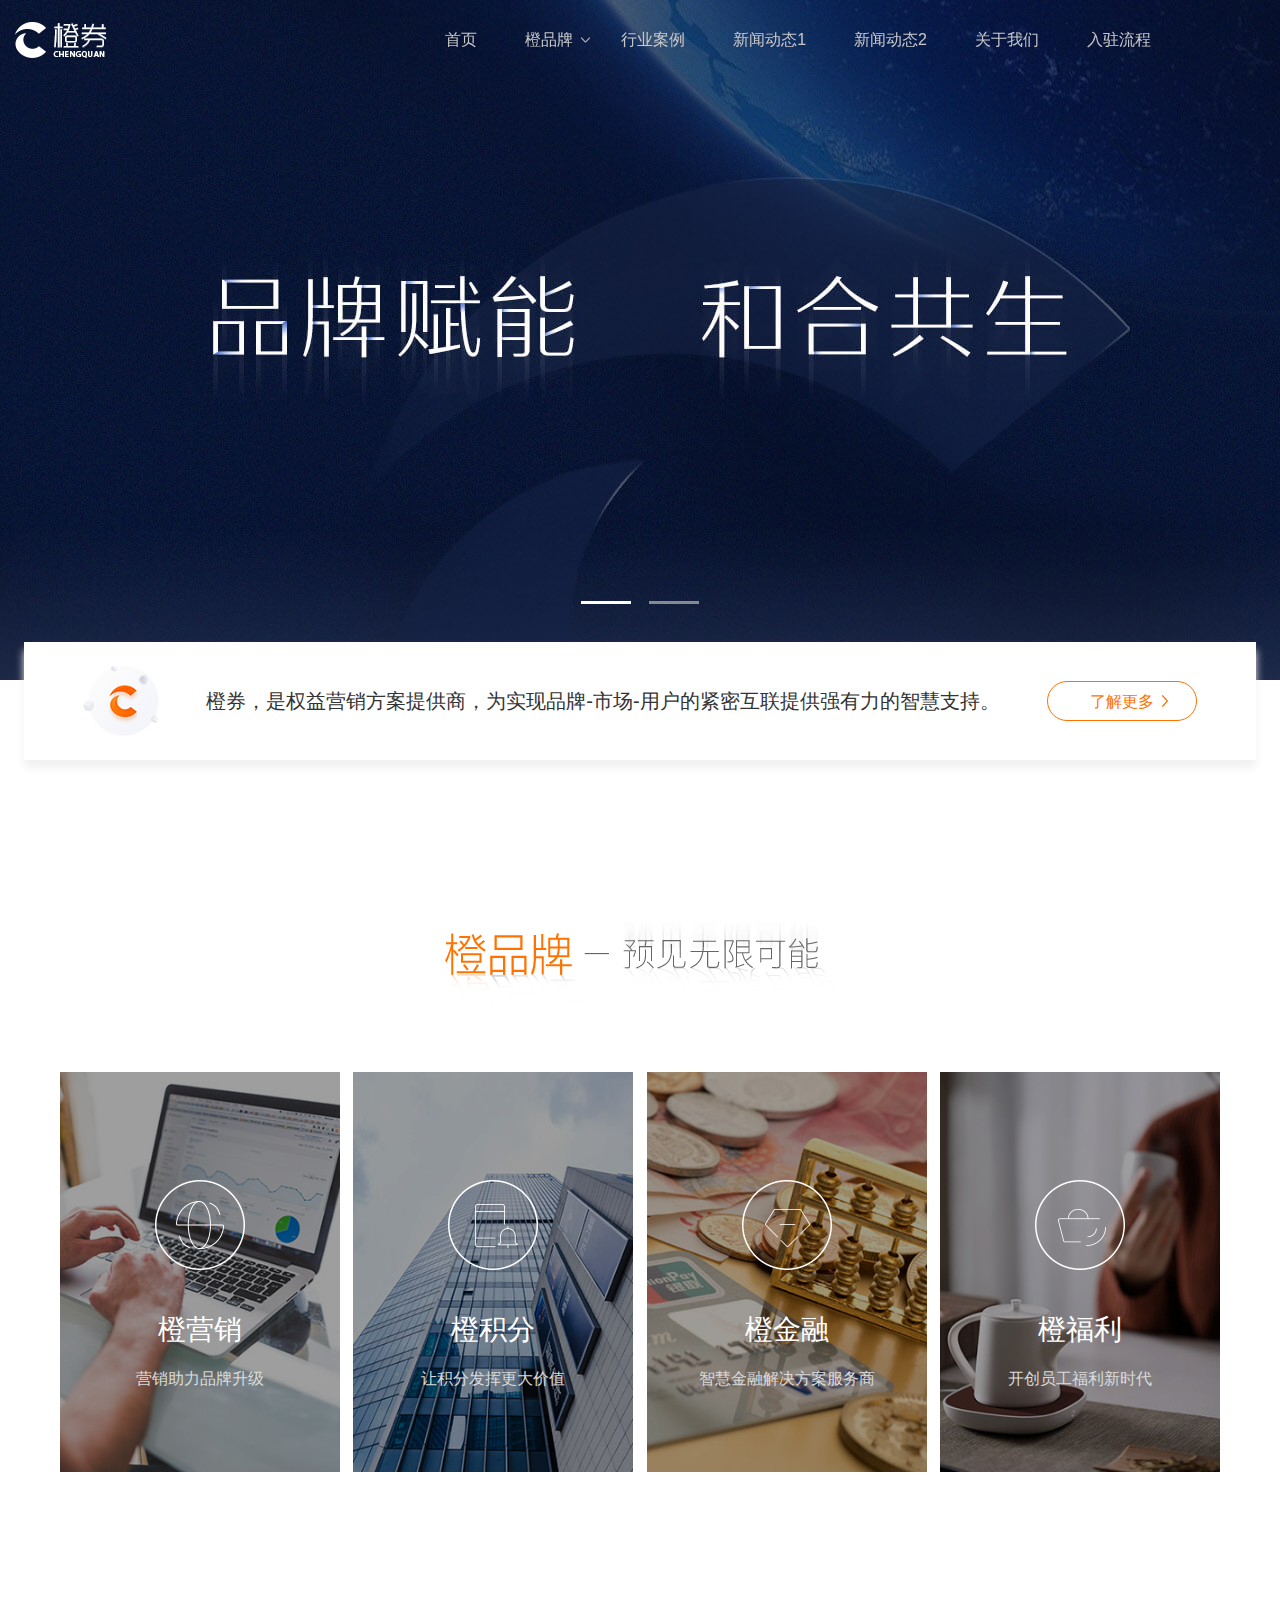
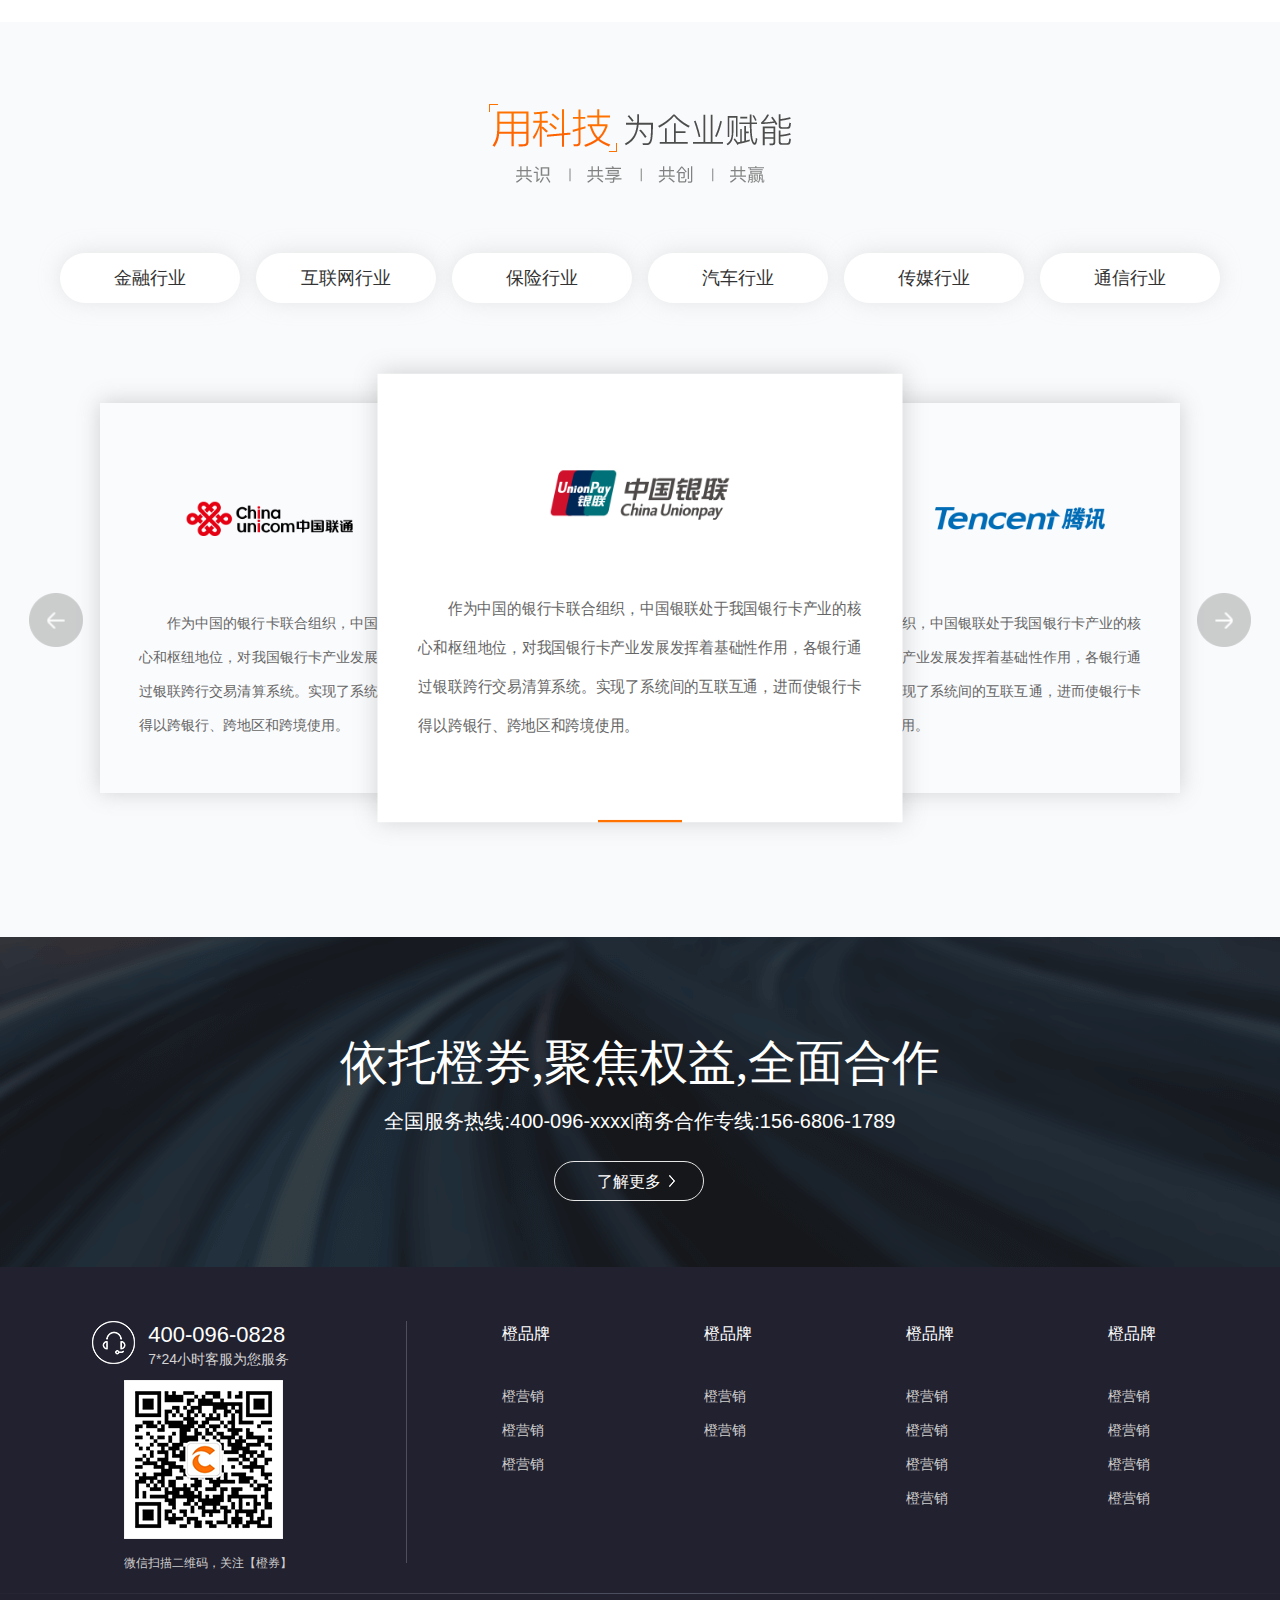
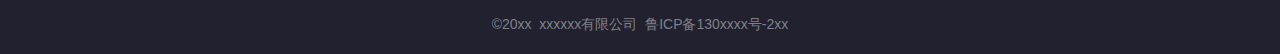
<file: index.html>
<!DOCTYPE html>
<html lang="en">

<head>
    <meta charset="UTF-8">
    <meta name="viewport" content="width=device-width, initial-scale=1.0">
    <meta name="keywords" content="橙券，权益，保险">
    <meta name="description" content="橙券，是权益营销方案提供商，为实现品牌-市场-用户的紧密互联提供强有力的智慧支持。">
    <title>橙券-首页</title>
    <link rel="stylesheet" href="css/reset.css">
    <link rel="stylesheet" href="css/public.css">
    <link rel="stylesheet" href="css/index.css">
</head>

<body>
    <div class="wrap">
        <div class="header flex flex-jusbet w1160">
            <div class="header-img">
                <h1>
                    <span class="visib-hid">橙券</span>
                    <a href="#"></a>
                </h1>
            </div>
            <div class="header-guide">
                <ul class="flex">
                    <li class="header-li"><a href="#">首页</a></li>
                    <li class="header-li icon-arrow-down">
                        <a href="#">橙品牌
                            <ul class="header-brand">
                                <li><a href="#">橙金融</a></li>
                                <li><a href="#">橙积分</a></li>
                                <li><a href="#">橙积分</a></li>
                                <li><a href="#">橙积分</a></li>
                            </ul>
                        </a>
                    </li>
                    <li class="header-li"><a href="cases.html">行业案例</a></li>
                    <li class="header-li"><a href="news.html">新闻动态1</a></li>
                    <li class="header-li"><a href="newsub.html">新闻动态2</a></li>
                    <li class="header-li"><a href="aboutus.html">关于我们</a></li>
                    <li class="header-li"><a href="entry.html">入驻流程</a></li>
                </ul>
            </div>
        </div>
        <div class="banner">
            <div class="banner-more flex flex-jusr flex-alc w1160">
                <img src="img/logo-tips.png" alt="C">
                <p class="banner-p">橙券，是权益营销方案提供商，为实现品牌-市场-用户的紧密互联提供强有力的智慧支持。</p>
                <a class="more-but">了解更多</a>
            </div>
        </div>
        <div class="content">
            <div class="brand w1160 flex-dirc flex-jusc">
                <h2 class="brand-title">
                    <span class="visib-hid">橙品牌</span>
                    <img src="img/title-brand.png" alt="橙品牌">
                </h2>
                <ul class="brand-pics flex flex-jusbet">
                    <li class="brand-li">
                        <div class="brand-box flex flex-dirc flex-alc">
                            <img src="img/cyx.png" alt="C">
                            <p class="brand-pf">橙营销</p>
                            <p class="brand-pt">营销助力品牌升级</p>
                            <a class="more-but">了解更多</a>
                        </div>
                    </li>
                    <li class="brand-li">
                        <div class="brand-box flex flex-dirc flex-alc">
                            <img src="img/cjf.png" alt="C">
                            <p class="brand-pf">橙积分</p>
                            <p class="brand-pt">让积分发挥更大价值</p>
                            <a class="more-but">了解更多</a>
                        </div>
                    </li>
                    <li class="brand-li">
                        <div class="brand-box flex flex-dirc flex-alc">
                            <img src="img/cjr.png" alt="C">
                            <p class="brand-pf">橙金融</p>
                            <p class="brand-pt">智慧金融解决方案服务商</p>
                            <a class="more-but">了解更多</a>
                        </div>
                    </li>
                    <li class="brand-li">
                        <div class="brand-box flex flex-dirc flex-alc">
                            <img src="img/cfl.png" alt="C">
                            <p class="brand-pf">橙福利</p>
                            <p class="brand-pt">开创员工福利新时代</p>
                            <a class="more-but">了解更多</a>
                        </div>
                    </li>
                </ul>
            </div>
            <div class="con-ener">
                <div class="energize w1160 flex-dirc flex-jusc">
                    <h2 class="energize-title">
                        <span class="visib-hid">用科技</span>
                        <img src="img/title-energize.png" alt="用科技">
                    </h2>
                    <div class="energize-list">
                        <ul class="flex flex-jusbet">
                            <li class="ener-li"><a href="#">金融行业</a></li>
                            <li class="ener-li"><a href="#">互联网行业</a></li>
                            <li class="ener-li"><a href="#">保险行业</a></li>
                            <li class="ener-li"><a href="#">汽车行业</a></li>
                            <li class="ener-li"><a href="#">传媒行业</a></li>
                            <li class="ener-li"><a href="#">通信行业</a></li>
                        </ul>
                    </div>
                    <div class="energize-coor flex flex-jusr">
                        <div class="ener-cor flex flex-dirc flex-alc ">
                            <img src="img/title-unicom.png" alt="中国联通">
                            <p>作为中国的银行卡联合组织，中国银联处于我国银行卡产业的核心和枢纽地位，对我国银行卡产业发展发挥着基础性作用，各银行通过银联跨行交易清算系统。实现了系统间的互联互通，进而使银行卡得以跨银行、跨地区和跨境使用。
                            </p>
                        </div>
                        <div class="ener-cor flex flex-dirc flex-alc ">
                            <img src="img/title-unionpay.png" alt="中国银联">
                            <p>作为中国的银行卡联合组织，中国银联处于我国银行卡产业的核心和枢纽地位，对我国银行卡产业发展发挥着基础性作用，各银行通过银联跨行交易清算系统。实现了系统间的互联互通，进而使银行卡得以跨银行、跨地区和跨境使用。
                            </p>
                        </div>
                        <div class="ener-cor flex flex-dirc flex-alc ">
                            <img src="img/title-Tencent.png" alt="腾讯">
                            <p>作为中国的银行卡联合组织，中国银联处于我国银行卡产业的核心和枢纽地位，对我国银行卡产业发展发挥着基础性作用，各银行通过银联跨行交易清算系统。实现了系统间的互联互通，进而使银行卡得以跨银行、跨地区和跨境使用。
                            </p>
                        </div>
                    </div>
                </div>
            </div>
        </div>
        <div class="footer">
            <div class="foot-cont ">
                <div class="footer-image w1160 flex flex-dirc flex-alc flex-jusc">
                    <p class="foot-pf">依托橙券,聚焦权益,全面合作</p>
                    <p class="foot-pt flex flex-jusbet flex-alc flex-jusc">
                        全国服务热线:400-096-xxxx<span>|</span>商务合作专线:156-6806-1789</p>
                    <a class="more-but">了解更多</a>
                </div>
            </div>
            <div class="footer-contract">
                <div class="w1160 flex flex-dirc flex-alc">
                    <div class="foot-top flex">
                        <div class="erweima">
                            <div class="foot-kf">
                                <p class="foot-call">400-096-0828</p>
                                <p class="foot-ser">7*24小时客服为您服务</p>
                            </div>
                            <div><img src="img/cq-qr.png" alt="扫一扫"></div>
                            <p class="foot-psao">微信扫描二维码，关注【橙券】</p>
                        </div>
                        <div class="foot-hrcol"></div>
                        <div class="info flex flex-jusbet">
                            <dl class="info-dl">
                                <dt class="info-dt">橙品牌</dt>
                                <dd class="info-dd">橙营销</dd>
                                <dd class="info-dd">橙营销</dd>
                                <dd class="info-dd">橙营销</dd>
                            </dl>
                            <dl class="info-dl">
                                <dt class="info-dt">橙品牌</dt>
                                <dd class="info-dd">橙营销</dd>
                                <dd class="info-dd">橙营销</dd>
                            </dl>
                            <dl class="info-dl">
                                <dt class="info-dt">橙品牌</dt>
                                <dd class="info-dd">橙营销</dd>
                                <dd class="info-dd">橙营销</dd>
                                <dd class="info-dd">橙营销</dd>
                                <dd class="info-dd">橙营销</dd>
                            </dl>
                            <dl class="info-dl">
                                <dt class="info-dt">橙品牌</dt>
                                <dd class="info-dd">橙营销</dd>
                                <dd class="info-dd">橙营销</dd>
                                <dd class="info-dd">橙营销</dd>
                                <dd class="info-dd">橙营销</dd>
                            </dl>
                        </div>
                    </div>
                    <span class="foot-hr"></span>
                    <div class="foot-bott">
                        <p>©20xx&nbsp;&nbsp;xxxxxx有限公司&nbsp;&nbsp;鲁ICP备130xxxx号-2xx</p>
                    </div>
                </div>
            </div>
        </div>

    </div>
</body>

</html>
</file>
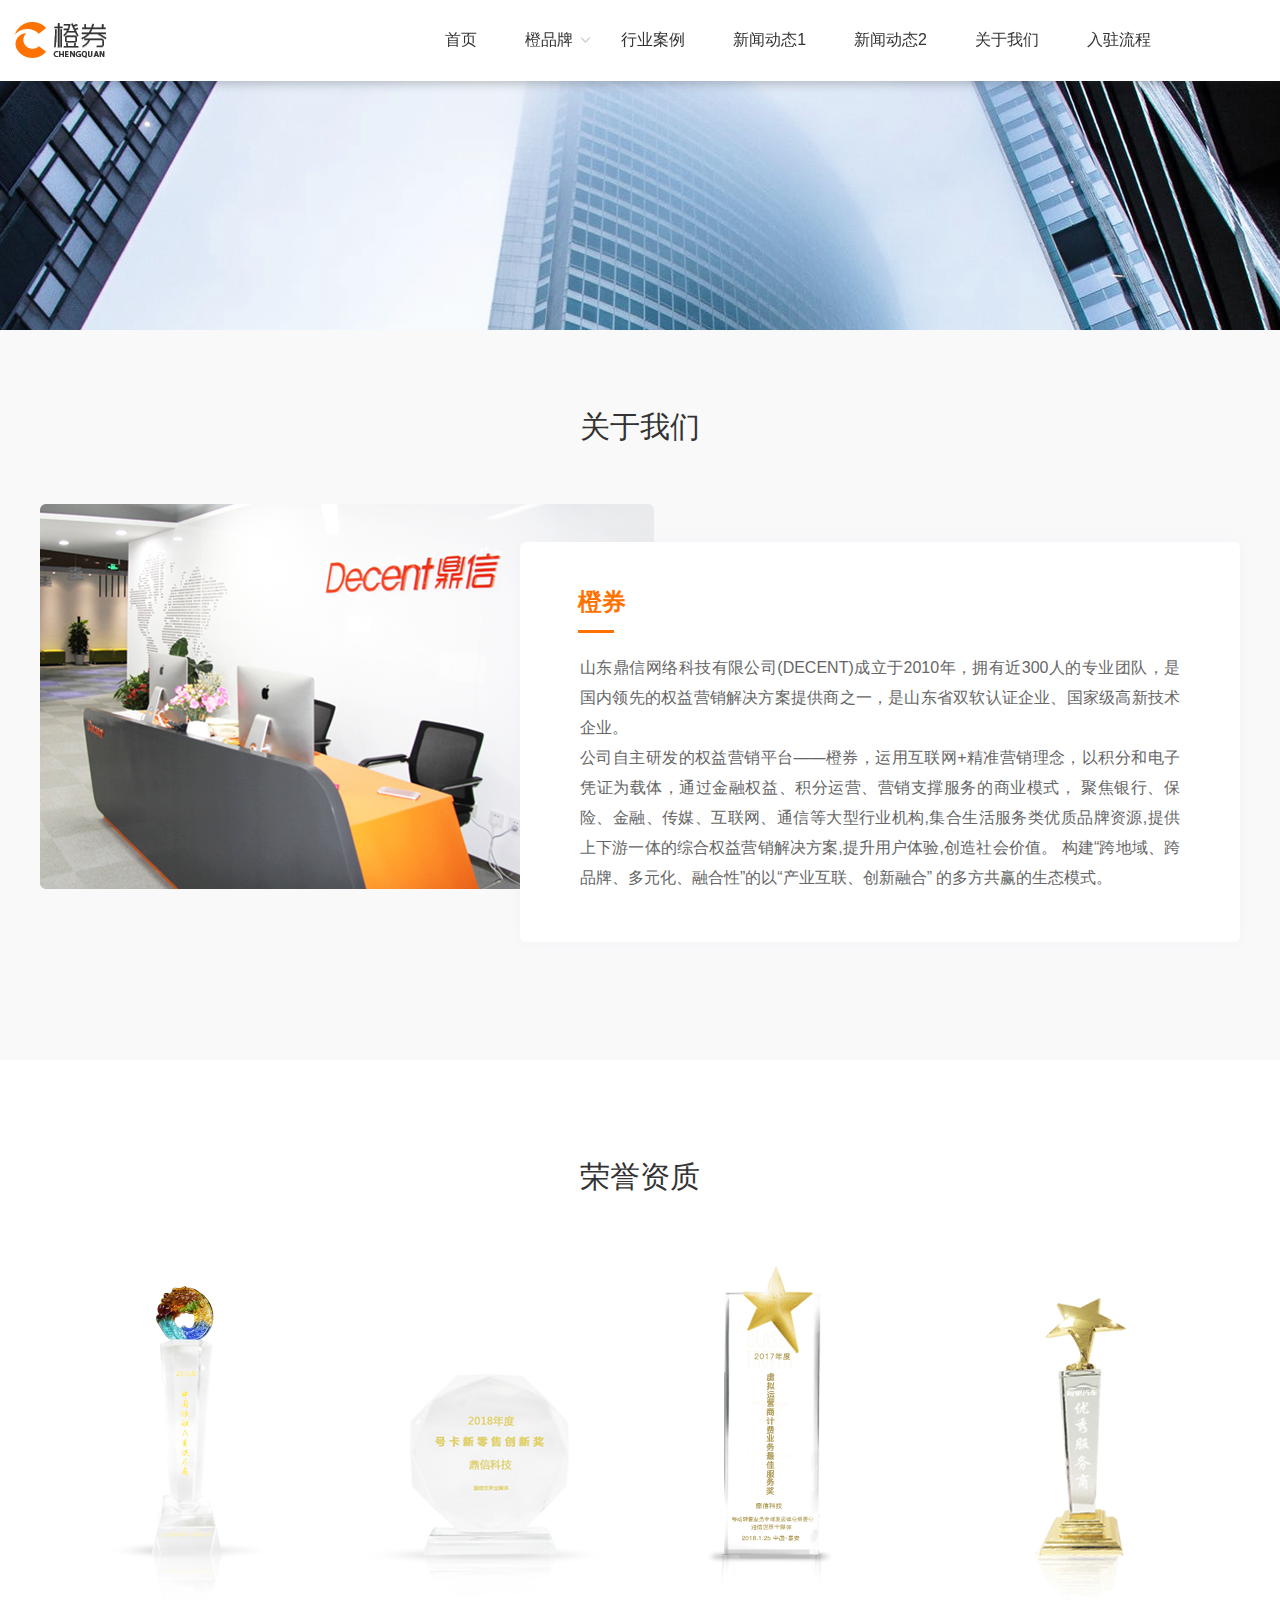
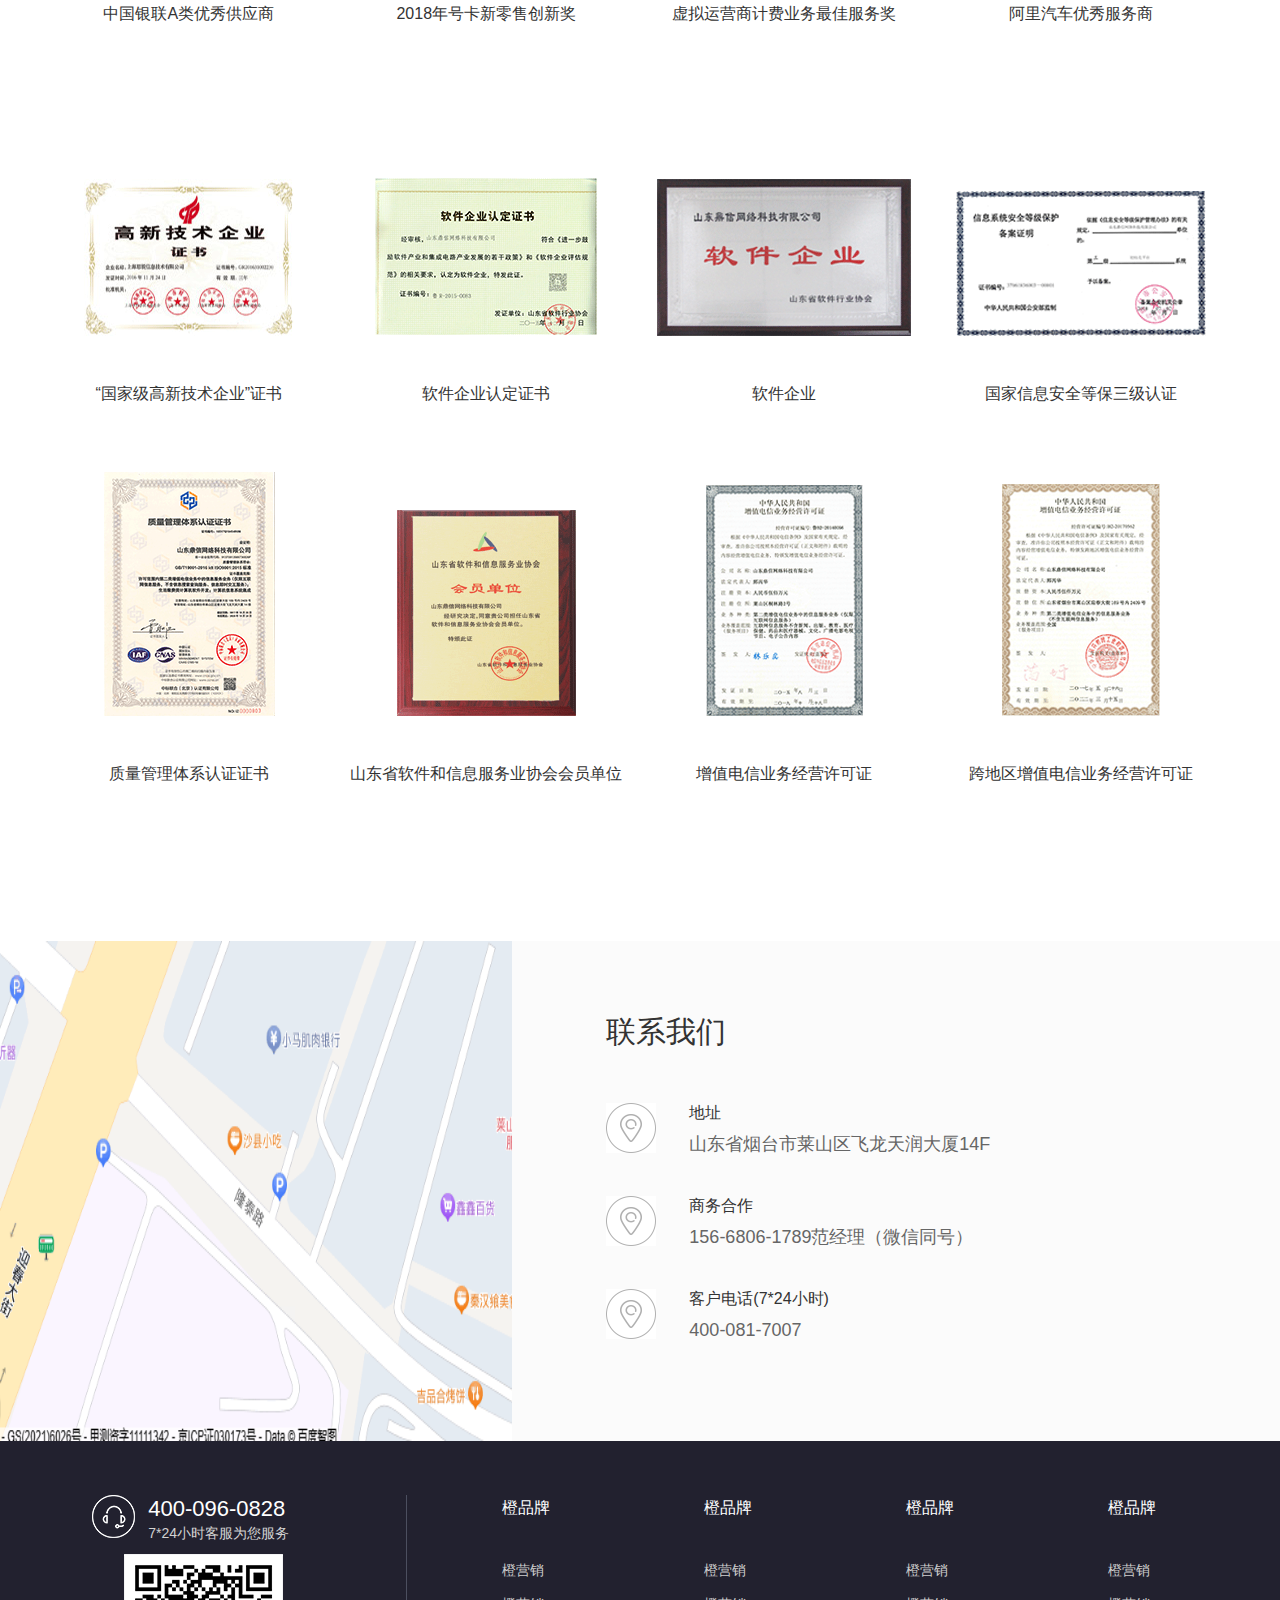
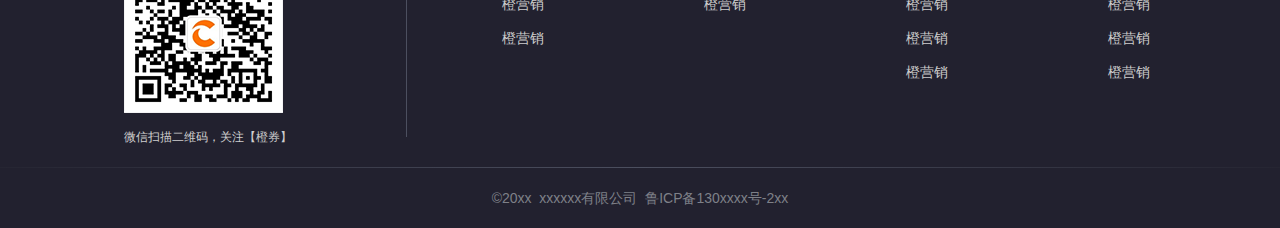
<file: aboutus.html>
<!DOCTYPE html>
<html lang="en">

<head>
    <meta charset="UTF-8">
    <meta name="viewport" content="width=device-width, initial-scale=1.0">
    <meta name="keywords" content="橙券，权益，保险">
    <meta name="description" content="橙券，是权益营销方案提供商，为实现品牌-市场-用户的紧密互联提供强有力的智慧支持。">
    <title>橙券-关于我们</title>
    <link rel="stylesheet" href="css/reset.css">
    <link rel="stylesheet" href="css/public.css">
    <link rel="stylesheet" href="css/aboutus.css">
</head>

<body>
    <div class="wrap">
        <div class="header noind">
            <div class="header-con flex flex-jusbet w1160">
                <div class="header-img">
                    <h1>
                        <span class="visib-hid">橙券</span>
                        <a href="#" class="bilogo"></a>
                    </h1>
                </div>
                <div class="header-guide hrev">
                    <ul class="flex">
                        <li class="header-li"><a href="index.html">首页</a></li>
                        <li class="header-li icon-arrow-down">
                            <a href="#">橙品牌
                                <ul class="header-brand">
                                    <li><a href="#">橙金融</a></li>
                                    <li><a href="#">橙积分</a></li>
                                    <li><a href="#">橙积分</a></li>
                                    <li><a href="#">橙积分</a></li>
                                </ul>
                            </a>
                        </li>
                        <li class="header-li"><a href="cases.html">行业案例</a></li>
                        <li class="header-li"><a href="news.html">新闻动态1</a></li>
                        <li class="header-li"><a href="newsub.html">新闻动态2</a></li>
                        <li class="header-li"><a href="aboutus.html">关于我们</a></li>
                        <li class="header-li"><a href="entry.html">入驻流程</a></li>
                    </ul>
                </div>
            </div>
        </div>
        <div class="banner"></div>
        <div class="container">
            <div class="aboutus">
                <div class="ab-con w1200 mauto">
                    <h2 class="cont-h2">关于我们</h2>
                    <div class="ab-decent">
                        <img src="img/tu.png" alt="decent">
                        <div class="ab-decent-ch">
                            <h3 class="ab-cq">橙券</h3>
                            <span class="ab-cqhr"></span>
                            <p class="ab-p">
                                山东鼎信网络科技有限公司(DECENT)成立于2010年，拥有近300人的专业团队，是国内领先的权益营销解决方案提供商之一，是山东省双软认证企业、国家级高新技术企业。<br>
                                公司自主研发的权益营销平台——橙券，运用互联网+精准营销理念，以积分和电子凭证为载体，通过金融权益、积分运营、营销支撑服务的商业模式，
                                聚焦银行、保险、金融、传媒、互联网、通信等大型行业机构,集合生活服务类优质品牌资源,提供上下游一体的综合权益营销解决方案,提升用户体验,创造社会价值。
                                构建“跨地域、跨品牌、多元化、融合性”的以“产业互联、创新融合” 的多方共赢的生态模式。
                            </p>
                        </div>
                    </div>
                </div>
            </div>
            <div class="honor">
                <div class="hon-con w1200 mauto">
                    <h2 class="cont-h2">荣誉资质</h2>
                    <ul class="honor-list flex flex-wrap ">
                        <li class="honor-pic flex flex-dirc flex-alc">
                            <img src="img/7.png" alt="">
                            <p>中国银联A类优秀供应商</p>
                        </li>
                        <li class="honor-pic flex flex-dirc flex-alc">
                            <img src="img/6.png" alt="">
                            <p>2018年号卡新零售创新奖</p>
                        </li>
                        <li class="honor-pic flex flex-dirc flex-alc">
                            <img src="img/8.png" alt="">
                            <p>虚拟运营商计费业务最佳服务奖</p>
                        </li>
                        <li class="honor-pic flex flex-dirc flex-alc">
                            <img src="img/9.png" alt="">
                            <p>阿里汽车优秀服务商</p>
                        </li>
                        <li class="honor-pic flex flex-dirc flex-alc">
                            <img src="img/12.png" alt="">
                            <p>“国家级高新技术企业”证书</p>
                        </li>
                        <li class="honor-pic flex flex-dirc flex-alc">
                            <img src="img/11.png" alt="">
                            <p>软件企业认定证书</p>
                        </li>
                        <li class="honor-pic flex flex-dirc flex-alc">
                            <img src="img/5.png" alt="">
                            <p>软件企业</p>
                        </li>
                        <li class="honor-pic flex flex-dirc flex-alc">
                            <img src="img/3.png" alt="">
                            <p>国家信息安全等保三级认证</p>
                        </li>
                        <li class="honor-pic flex flex-dirc flex-alc">
                            <img src="img/4.png" alt="">
                            <p>质量管理体系认证证书</p>
                        </li>
                        <li class="honor-pic flex flex-dirc flex-alc">
                            <img src="img/10.png" alt="">
                            <p>山东省软件和信息服务业协会会员单位</p>
                        </li>
                        <li class="honor-pic flex flex-dirc flex-alc">
                            <img src="img/2.png" alt="">
                            <p>增值电信业务经营许可证</p>
                        </li>
                        <li class="honor-pic flex flex-dirc flex-alc">
                            <img src="img/1.png" alt="">
                            <p>跨地区增值电信业务经营许可证</p>
                        </li>
                    </ul>
                </div>
            </div>
            <div class="telus">
                <div class="tel-con flex">
                    <img src="img/map.jpg" alt="map">
                    <div class="tel-us">
                        <h2 class="cont-h2">联系我们</h2>
                        <div class="telli">
                            <span></span>
                            <div class="tellio">
                                <p>地址</p>
                                <p>山东省烟台市莱山区飞龙天润大厦14F</p>
                            </div>

                        </div>
                        <div class="telli">
                            <span></span>
                            <div class="tellio">
                                <p>商务合作</p>
                                <p>156-6806-1789范经理（微信同号）</p>
                            </div>
                        </div>
                        <div class="telli">
                            <span></span>
                            <div class="tellio">
                                <p>客户电话(7*24小时)</p>
                                <p>400-081-7007</p>
                            </div>
                        </div>
                    </div>
                </div>
            </div>
        </div>
        <div class="footer">
            <div class="footer-contract">
                <div class="w1160 flex flex-dirc flex-alc">
                    <div class="foot-top flex">
                        <div class="erweima">
                            <div class="foot-kf">
                                <p class="foot-call">400-096-0828</p>
                                <p class="foot-ser">7*24小时客服为您服务</p>
                            </div>
                            <div><img src="img/cq-qr.png" alt="扫一扫"></div>
                            <p class="foot-psao">微信扫描二维码，关注【橙券】</p>
                        </div>
                        <div class="foot-hrcol"></div>
                        <div class="info flex flex-jusbet">
                            <dl class="info-dl">
                                <dt class="info-dt">橙品牌</dt>
                                <dd class="info-dd">橙营销</dd>
                                <dd class="info-dd">橙营销</dd>
                                <dd class="info-dd">橙营销</dd>
                            </dl>
                            <dl class="info-dl">
                                <dt class="info-dt">橙品牌</dt>
                                <dd class="info-dd">橙营销</dd>
                                <dd class="info-dd">橙营销</dd>
                            </dl>
                            <dl class="info-dl">
                                <dt class="info-dt">橙品牌</dt>
                                <dd class="info-dd">橙营销</dd>
                                <dd class="info-dd">橙营销</dd>
                                <dd class="info-dd">橙营销</dd>
                                <dd class="info-dd">橙营销</dd>
                            </dl>
                            <dl class="info-dl">
                                <dt class="info-dt">橙品牌</dt>
                                <dd class="info-dd">橙营销</dd>
                                <dd class="info-dd">橙营销</dd>
                                <dd class="info-dd">橙营销</dd>
                                <dd class="info-dd">橙营销</dd>
                            </dl>
                        </div>
                    </div>
                    <span class="foot-hr"></span>
                    <div class="foot-bott">
                        <p>©20xx&nbsp;&nbsp;xxxxxx有限公司&nbsp;&nbsp;鲁ICP备130xxxx号-2xx</p>
                    </div>
                </div>
            </div>
        </div>
    </div>
</body>
</file>
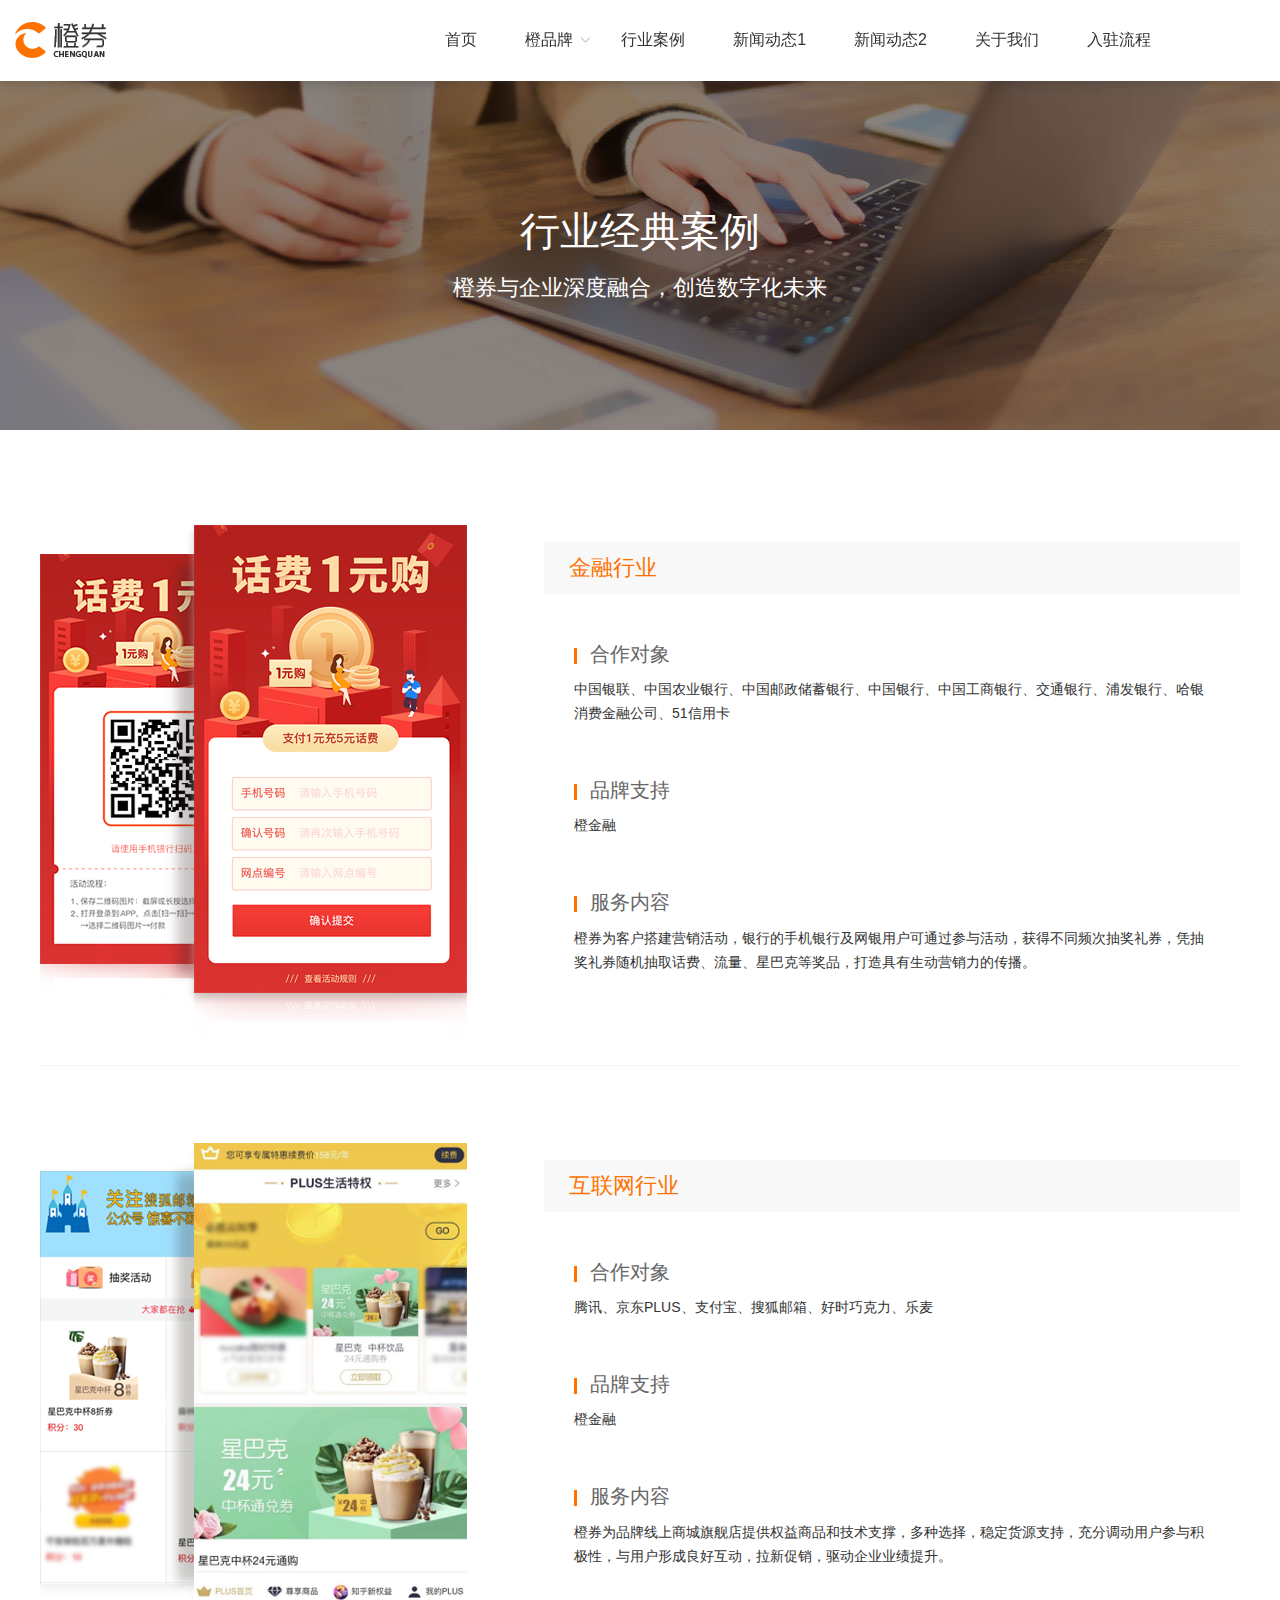
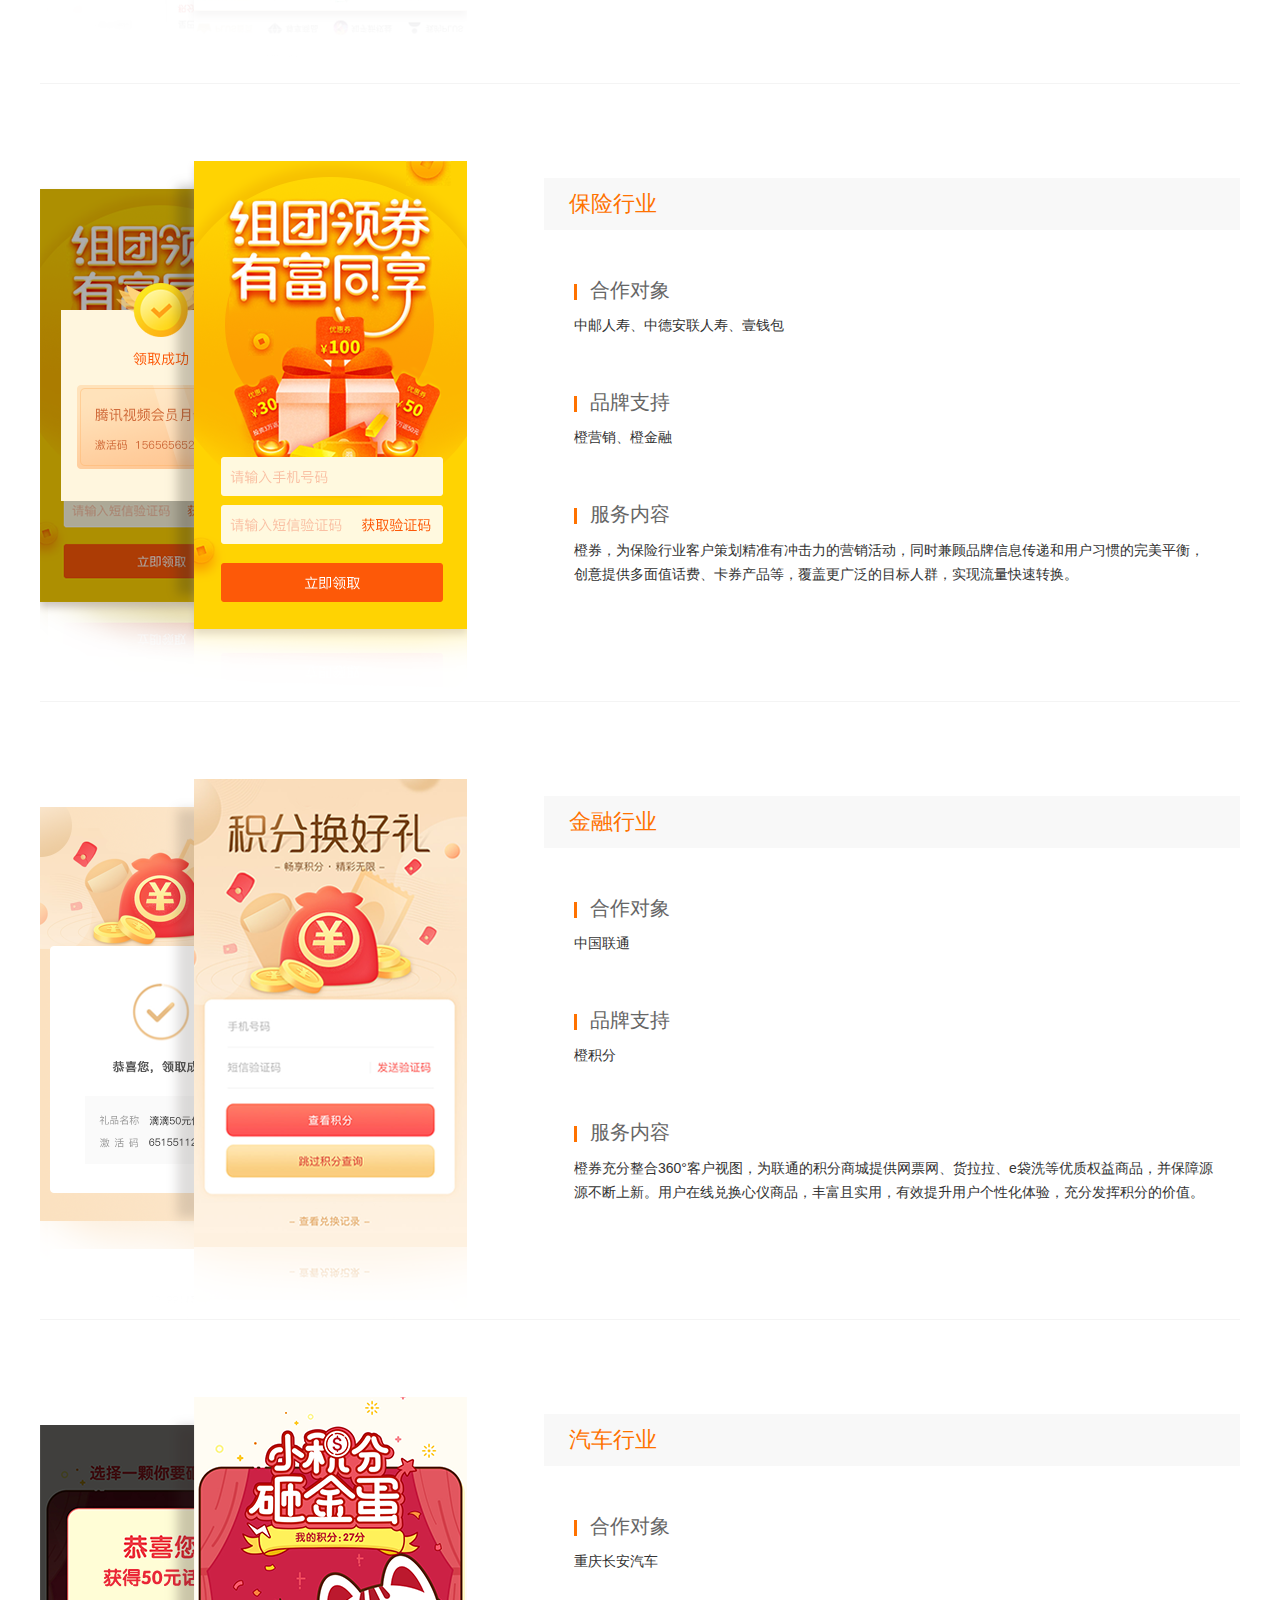
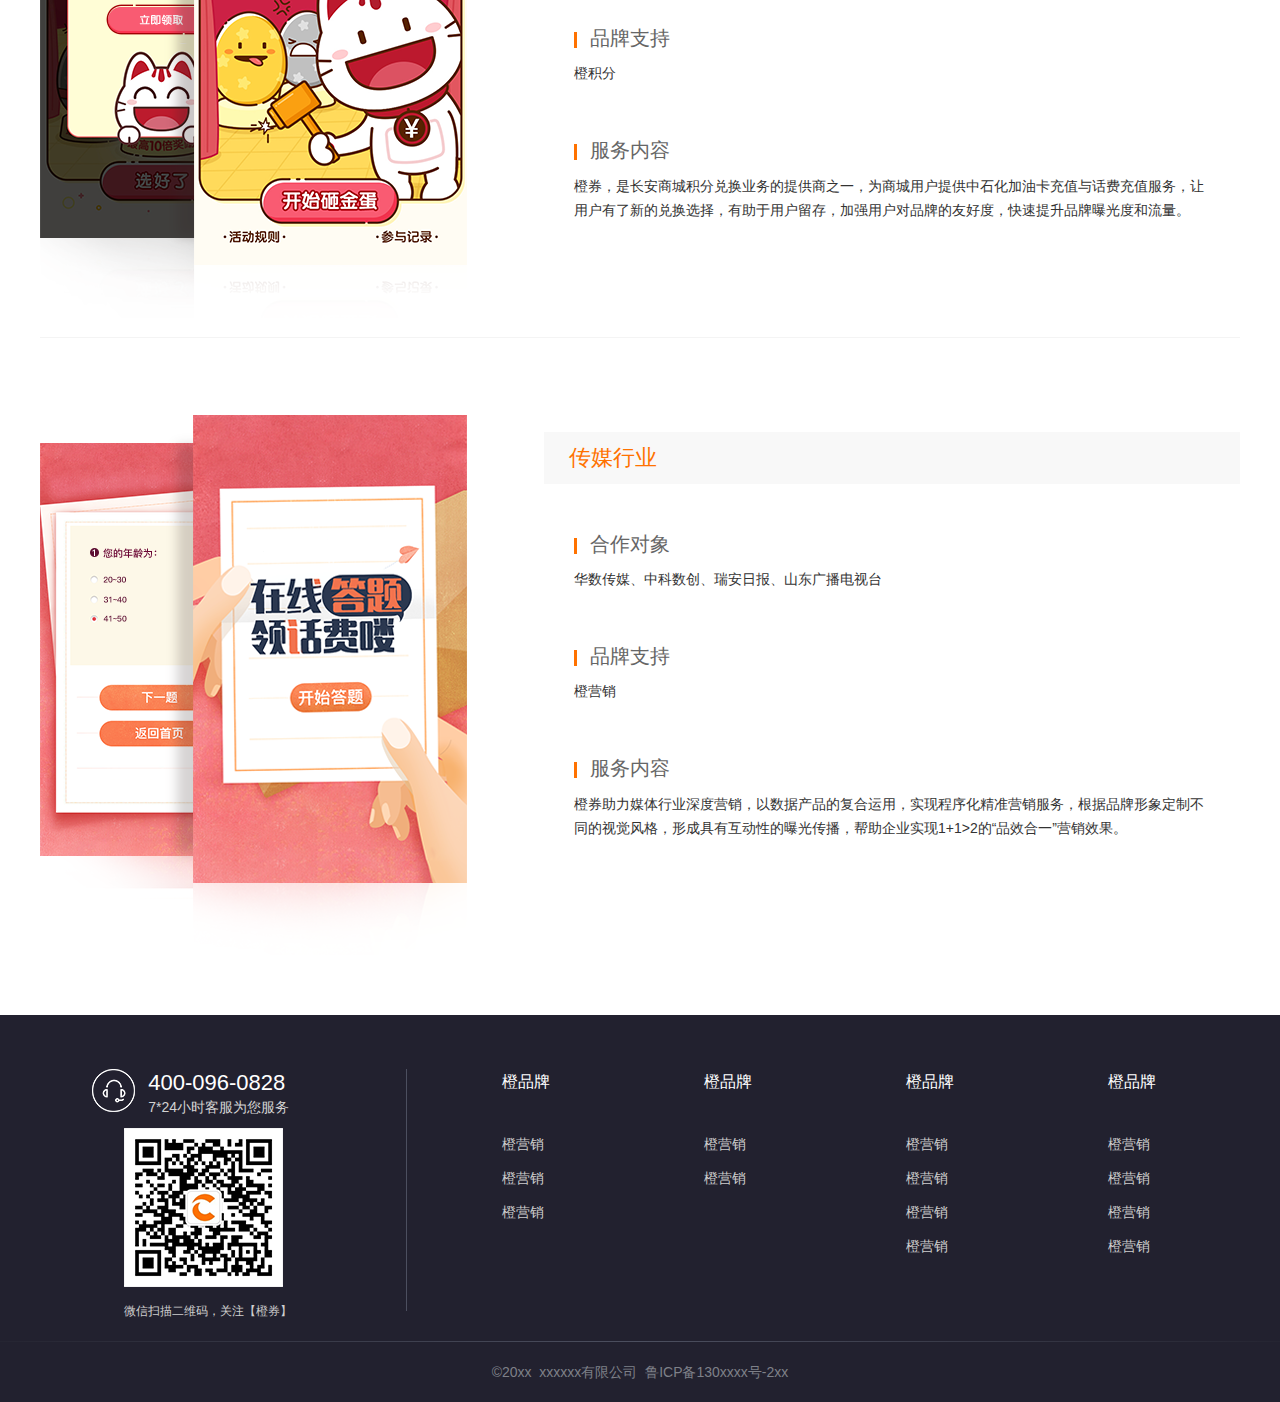
<file: cases.html>
<!DOCTYPE html>
<html lang="en">

<head>
    <meta charset="UTF-8">
    <meta name="viewport" content="width=device-width, initial-scale=1.0">
    <meta name="keywords" content="橙券，权益，保险">
    <meta name="description" content="橙券，是权益营销方案提供商，为实现品牌-市场-用户的紧密互联提供强有力的智慧支持。">
    <title>橙券-行业案例</title>
    <link rel="stylesheet" href="css/reset.css">
    <link rel="stylesheet" href="css/public.css">
    <link rel="stylesheet" href="css/cases.css">
</head>

<body>
    <div class="wrap">
        <div class="header noind">
            <div class="header-con flex flex-jusbet w1160">
                <div class="header-img">
                    <h1>
                        <span class="visib-hid">橙券</span>
                        <a href="#" class="bilogo"></a>
                    </h1>
                </div>
                <div class="header-guide hrev">
                    <ul class="flex">
                        <li class="header-li"><a href="index.html">首页</a></li>
                        <li class="header-li icon-arrow-down">
                            <a href="#">橙品牌
                                <ul class="header-brand">
                                    <li><a href="#">橙金融</a></li>
                                    <li><a href="#">橙积分</a></li>
                                    <li><a href="#">橙积分</a></li>
                                    <li><a href="#">橙积分</a></li>
                                </ul>
                            </a>
                        </li>
                        <li class="header-li"><a href="cases.html">行业案例</a></li>
                        <li class="header-li"><a href="news.html">新闻动态1</a></li>
                        <li class="header-li"><a href="newsub.html">新闻动态2</a></li>
                        <li class="header-li"><a href="aboutus.html">关于我们</a></li>
                        <li class="header-li"><a href="entry.html">入驻流程</a></li>
                    </ul>
                </div>
            </div>
        </div>
        <div class="banner flex flex-dirc flex-alc flex-jusc">
            <p class="mauto">行业经典案例</p>
            <p class="mauto">橙券与企业深度融合，创造数字化未来</p>
        </div>
        <div class="container w1200 mauto">
            <div class="cases-list flex flex-jusbet">
                <img src="img/1金融.png" alt="1金融">
                <div class="cases-ind">
                    <h3 class="ind-h pl25">金融行业</h3>
                    <div class="pl30 pr26">
                        <span></span>
                        <p class="cases-lip1">合作对象</p>
                        <p class="cases-lip2">中国银联、中国农业银行、中国邮政储蓄银行、中国银行、中国工商银行、交通银行、浦发银行、哈银消费金融公司、51信用卡</p>
                    </div>
                    <div class="pl30 pr26">
                        <span></span>
                        <p class="cases-lip1">品牌支持</p>
                        <p class="cases-lip2">橙金融</p>
                    </div>
                    <div class="pl30 pr26">
                        <span></span>
                        <p class="cases-lip1">服务内容</p>
                        <p class="cases-lip2">橙券为客户搭建营销活动，银行的手机银行及网银用户可通过参与活动，获得不同频次抽奖礼券，凭抽奖礼券随机抽取话费、流量、星巴克等奖品，打造具有生动营销力的传播。</p>
                    </div>
                </div>
            </div>
            <div class="cases-list flex flex-jusbet">
                <img src="img/2互联网.png" alt="2互联网">
                <div class="cases-ind">
                    <h3 class="ind-h pl25">互联网行业</h3>
                    <div class="pl30 pr26">
                        <span></span>
                        <p class="cases-lip1">合作对象</p>
                        <p class="cases-lip2">腾讯、京东PLUS、支付宝、搜狐邮箱、好时巧克力、乐麦</p>
                    </div>
                    <div class="pl30 pr26">
                        <span></span>
                        <p class="cases-lip1">品牌支持</p>
                        <p class="cases-lip2">橙金融</p>
                    </div>
                    <div class="pl30 pr26">
                        <span></span>
                        <p class="cases-lip1">服务内容</p>
                        <p class="cases-lip2">橙券为品牌线上商城旗舰店提供权益商品和技术支撑，多种选择，稳定货源支持，充分调动用户参与积极性，与用户形成良好互动，拉新促销，驱动企业业绩提升。</p>
                    </div>
                </div>
            </div>
            <div class="cases-list flex flex-jusbet">
                <img src="img/3保险.png" alt="3保险">
                <div class="cases-ind">
                    <h3 class="ind-h pl25">保险行业</h3>
                    <div class="pl30 pr26">
                        <span></span>
                        <p class="cases-lip1">合作对象</p>
                        <p class="cases-lip2">中邮人寿、中德安联人寿、壹钱包</p>
                    </div>
                    <div class="pl30 pr26">
                        <span></span>
                        <p class="cases-lip1">品牌支持</p>
                        <p class="cases-lip2">橙营销、橙金融</p>
                    </div>
                    <div class="pl30 pr26">
                        <span></span>
                        <p class="cases-lip1">服务内容</p>
                        <p class="cases-lip2">橙券，为保险行业客户策划精准有冲击力的营销活动，同时兼顾品牌信息传递和用户习惯的完美平衡，创意提供多面值话费、卡券产品等，覆盖更广泛的目标人群，实现流量快速转换。</p>
                    </div>
                </div>
            </div>
            <div class="cases-list flex flex-jusbet">
                <img src="img/4通信.png" alt="4通信">
                <div class="cases-ind">
                    <h3 class="ind-h pl25">金融行业</h3>
                    <div class="pl30 pr26">
                        <span></span>
                        <p class="cases-lip1">合作对象</p>
                        <p class="cases-lip2">中国联通</p>
                    </div>
                    <div class="pl30 pr26">
                        <span></span>
                        <p class="cases-lip1">品牌支持</p>
                        <p class="cases-lip2">橙积分</p>
                    </div>
                    <div class="pl30 pr26">
                        <span></span>
                        <p class="cases-lip1">服务内容</p>
                        <p class="cases-lip2">橙券充分整合360°客户视图，为联通的积分商城提供网票网、货拉拉、e袋洗等优质权益商品，并保障源源不断上新。用户在线兑换心仪商品，丰富且实用，有效提升用户个性化体验，充分发挥积分的价值。</p>
                    </div>
                </div>
            </div>
            <div class="cases-list flex flex-jusbet">
                <img src="img/5汽车.png" alt="5汽车">
                <div class="cases-ind">
                    <h3 class="ind-h pl25">汽车行业</h3>
                    <div class="pl30 pr26">
                        <span></span>
                        <p class="cases-lip1">合作对象</p>
                        <p class="cases-lip2">重庆长安汽车</p>
                    </div>
                    <div class="pl30 pr26">
                        <span></span>
                        <p class="cases-lip1">品牌支持</p>
                        <p class="cases-lip2">橙积分</p>
                    </div>
                    <div class="pl30 pr26">
                        <span></span>
                        <p class="cases-lip1">服务内容</p>
                        <p class="cases-lip2">橙券，是长安商城积分兑换业务的提供商之一，为商城用户提供中石化加油卡充值与话费充值服务，让用户有了新的兑换选择，有助于用户留存，加强用户对品牌的友好度，快速提升品牌曝光度和流量。</p>
                    </div>
                </div>
            </div>
            <div class="cases-list flex flex-jusbet">
                <img src="img/6传媒.png" alt="6传媒">
                <div class="cases-ind">
                    <h3 class="ind-h pl25">传媒行业</h3>
                    <div class="pl30 pr26">
                        <span></span>
                        <p class="cases-lip1">合作对象</p>
                        <p class="cases-lip2">华数传媒、中科数创、瑞安日报、山东广播电视台</p>
                    </div>
                    <div class="pl30 pr26">
                        <span></span>
                        <p class="cases-lip1">品牌支持</p>
                        <p class="cases-lip2">橙营销</p>
                    </div>
                    <div class="pl30 pr26">
                        <span></span>
                        <p class="cases-lip1">服务内容</p>
                        <p class="cases-lip2">橙券助力媒体行业深度营销，以数据产品的复合运用，实现程序化精准营销服务，根据品牌形象定制不同的视觉风格，形成具有互动性的曝光传播，帮助企业实现1+1>2的“品效合一”营销效果。</p>
                    </div>
                </div>
            </div>
        </div>
        <div class="footer">
            <div class="footer-contract">
                <div class="w1160 flex flex-dirc flex-alc">
                    <div class="foot-top flex">
                        <div class="erweima">
                            <div class="foot-kf">
                                <p class="foot-call">400-096-0828</p>
                                <p class="foot-ser">7*24小时客服为您服务</p>
                            </div>
                            <div><img src="img/cq-qr.png" alt="扫一扫"></div>
                            <p class="foot-psao">微信扫描二维码，关注【橙券】</p>
                        </div>
                        <div class="foot-hrcol"></div>
                        <div class="info flex flex-jusbet">
                            <dl class="info-dl">
                                <dt class="info-dt">橙品牌</dt>
                                <dd class="info-dd">橙营销</dd>
                                <dd class="info-dd">橙营销</dd>
                                <dd class="info-dd">橙营销</dd>
                            </dl>
                            <dl class="info-dl">
                                <dt class="info-dt">橙品牌</dt>
                                <dd class="info-dd">橙营销</dd>
                                <dd class="info-dd">橙营销</dd>
                            </dl>
                            <dl class="info-dl">
                                <dt class="info-dt">橙品牌</dt>
                                <dd class="info-dd">橙营销</dd>
                                <dd class="info-dd">橙营销</dd>
                                <dd class="info-dd">橙营销</dd>
                                <dd class="info-dd">橙营销</dd>
                            </dl>
                            <dl class="info-dl">
                                <dt class="info-dt">橙品牌</dt>
                                <dd class="info-dd">橙营销</dd>
                                <dd class="info-dd">橙营销</dd>
                                <dd class="info-dd">橙营销</dd>
                                <dd class="info-dd">橙营销</dd>
                            </dl>
                        </div>
                    </div>
                    <span class="foot-hr"></span>
                    <div class="foot-bott">
                        <p>©20xx&nbsp;&nbsp;xxxxxx有限公司&nbsp;&nbsp;鲁ICP备130xxxx号-2xx</p>
                    </div>
                </div>
            </div>
        </div>
    </div>
</body>
</file>
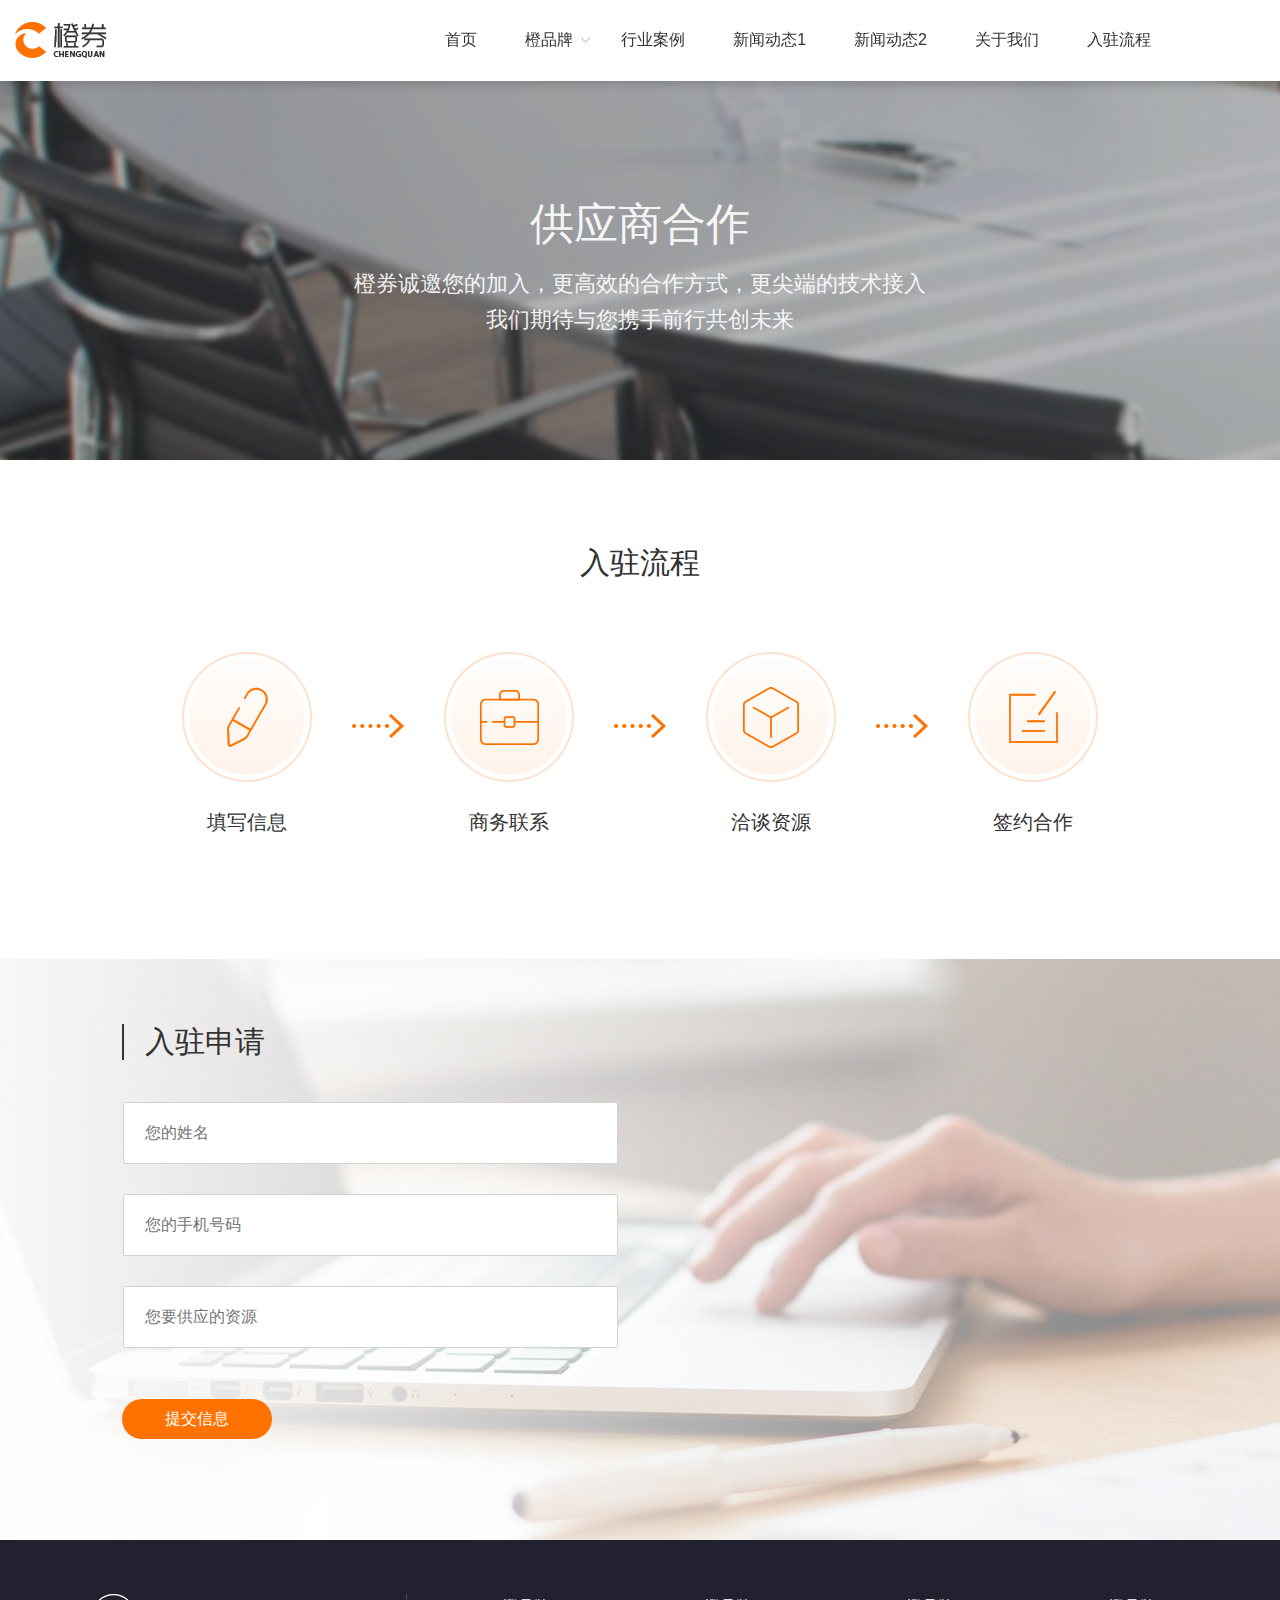
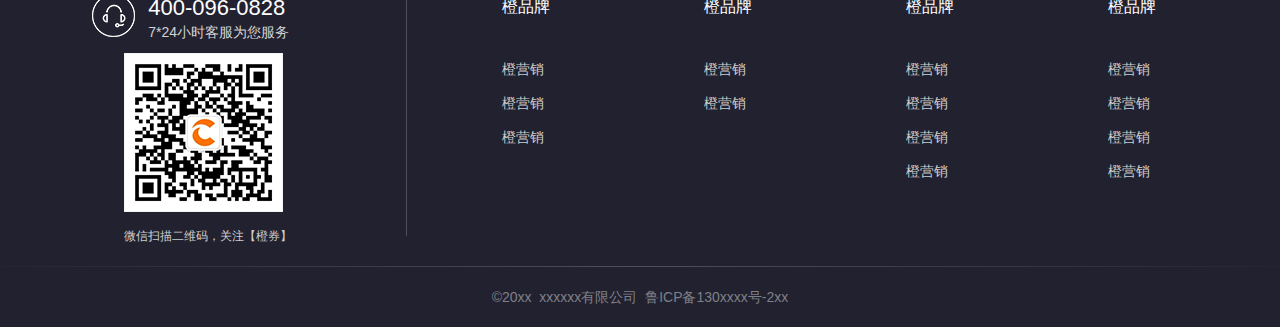
<file: entry.html>
<!DOCTYPE html>
<html lang="en">

<head>
    <meta charset="UTF-8">
    <meta name="viewport" content="width=device-width, initial-scale=1.0">
    <meta name="keywords" content="橙券，权益，保险">
    <meta name="description" content="橙券，是权益营销方案提供商，为实现品牌-市场-用户的紧密互联提供强有力的智慧支持。">
    <title>橙券-欢迎入驻</title>
    <link rel="stylesheet" href="css/reset.css">
    <link rel="stylesheet" href="css/public.css">
    <link rel="stylesheet" href="css/entry.css">
</head>

<body>
    <div class="wrap">
        <div class="header noind">
            <div class="header-con flex flex-jusbet w1160">
                <div class="header-img">
                    <h1>
                        <span class="visib-hid">橙券</span>
                        <a href="#" class="bilogo"></a>
                    </h1>
                </div>
                <div class="header-guide hrev">
                    <ul class="flex">
                        <li class="header-li"><a href="index.html">首页</a></li>
                        <li class="header-li icon-arrow-down">
                            <a href="#">橙品牌
                                <ul class="header-brand">
                                    <li><a href="#">橙金融</a></li>
                                    <li><a href="#">橙积分</a></li>
                                    <li><a href="#">橙积分</a></li>
                                    <li><a href="#">橙积分</a></li>
                                </ul>
                            </a>
                        </li>
                        <li class="header-li"><a href="cases.html">行业案例</a></li>
                        <li class="header-li"><a href="news.html">新闻动态1</a></li>
                        <li class="header-li"><a href="newsub.html">新闻动态2</a></li>
                        <li class="header-li"><a href="aboutus.html">关于我们</a></li>
                        <li class="header-li"><a href="entry.html">入驻流程</a></li>
                    </ul>
                </div>
            </div>
        </div>
        <div class="banner flex flex-dirc flex-alc flex-jusc mt80">
            <p class="ban-h">供应商合作</p>
            <p>橙券诚邀您的加入，更高效的合作方式，更尖端的技术接入</p>
            <p> 我们期待与您携手前行共创未来</p>
        </div>
        <div class="container">
            <div class="con-process">
                <div class="con-pro mauto flex flex-dirc flex-alc">
                    <h3 class="proh">入驻流程</h3>
                    <div class="pro-item flex flex-jusbet">
                        <div class="item flex flex-dirc flex-alc">
                            <img src="img/Pro1.png" alt="info">
                            <p>填写信息</p>
                        </div>
                        <img src="img/Pro.png" alt="process">
                        <div class="item flex flex-dirc flex-alc">
                            <img src="img/Pro2.png" alt="busy">
                            <p>商务联系</p>
                        </div>
                        <img src="img/Pro.png" alt="process">
                        <div class="item flex flex-dirc flex-alc">
                            <img src="img/Pro3.png" alt="resource">
                            <p>洽谈资源</p>
                        </div>
                        <img src="img/Pro.png" alt="process">
                        <div class="item flex flex-dirc flex-alc">
                            <img src="img/Pro4.png" alt="contract">
                            <p>签约合作</p>
                        </div>
                    </div>
                </div>
            </div>
            <div class="con-apply">
                <div class="con-ap mauto">
                    <div class="con-aph">
                        <span></span>
                        <h3 class="proh">入驻申请</h3>
                    </div>
                    <div class="ap-input-item">
                        <input type="text" placeholder="您的姓名">
                        <input type="text" placeholder="您的手机号码">
                        <input type="text" placeholder="您要供应的资源">
                    </div>
                    <a href="#">提交信息</a>
                </div>
            </div>
        </div>
        <div class="footer">
            <div class="footer-contract">
                <div class="w1160 flex flex-dirc flex-alc">
                    <div class="foot-top flex">
                        <div class="erweima">
                            <div class="foot-kf">
                                <p class="foot-call">400-096-0828</p>
                                <p class="foot-ser">7*24小时客服为您服务</p>
                            </div>
                            <div><img src="img/cq-qr.png" alt="扫一扫"></div>
                            <p class="foot-psao">微信扫描二维码，关注【橙券】</p>
                        </div>
                        <div class="foot-hrcol"></div>
                        <div class="info flex flex-jusbet">
                            <dl class="info-dl">
                                <dt class="info-dt">橙品牌</dt>
                                <dd class="info-dd">橙营销</dd>
                                <dd class="info-dd">橙营销</dd>
                                <dd class="info-dd">橙营销</dd>
                            </dl>
                            <dl class="info-dl">
                                <dt class="info-dt">橙品牌</dt>
                                <dd class="info-dd">橙营销</dd>
                                <dd class="info-dd">橙营销</dd>
                            </dl>
                            <dl class="info-dl">
                                <dt class="info-dt">橙品牌</dt>
                                <dd class="info-dd">橙营销</dd>
                                <dd class="info-dd">橙营销</dd>
                                <dd class="info-dd">橙营销</dd>
                                <dd class="info-dd">橙营销</dd>
                            </dl>
                            <dl class="info-dl">
                                <dt class="info-dt">橙品牌</dt>
                                <dd class="info-dd">橙营销</dd>
                                <dd class="info-dd">橙营销</dd>
                                <dd class="info-dd">橙营销</dd>
                                <dd class="info-dd">橙营销</dd>
                            </dl>
                        </div>
                    </div>
                    <span class="foot-hr"></span>
                    <div class="foot-bott">
                        <p>©20xx&nbsp;&nbsp;xxxxxx有限公司&nbsp;&nbsp;鲁ICP备130xxxx号-2xx</p>
                    </div>
                </div>
            </div>
        </div>
    </div>
</body>
</file>
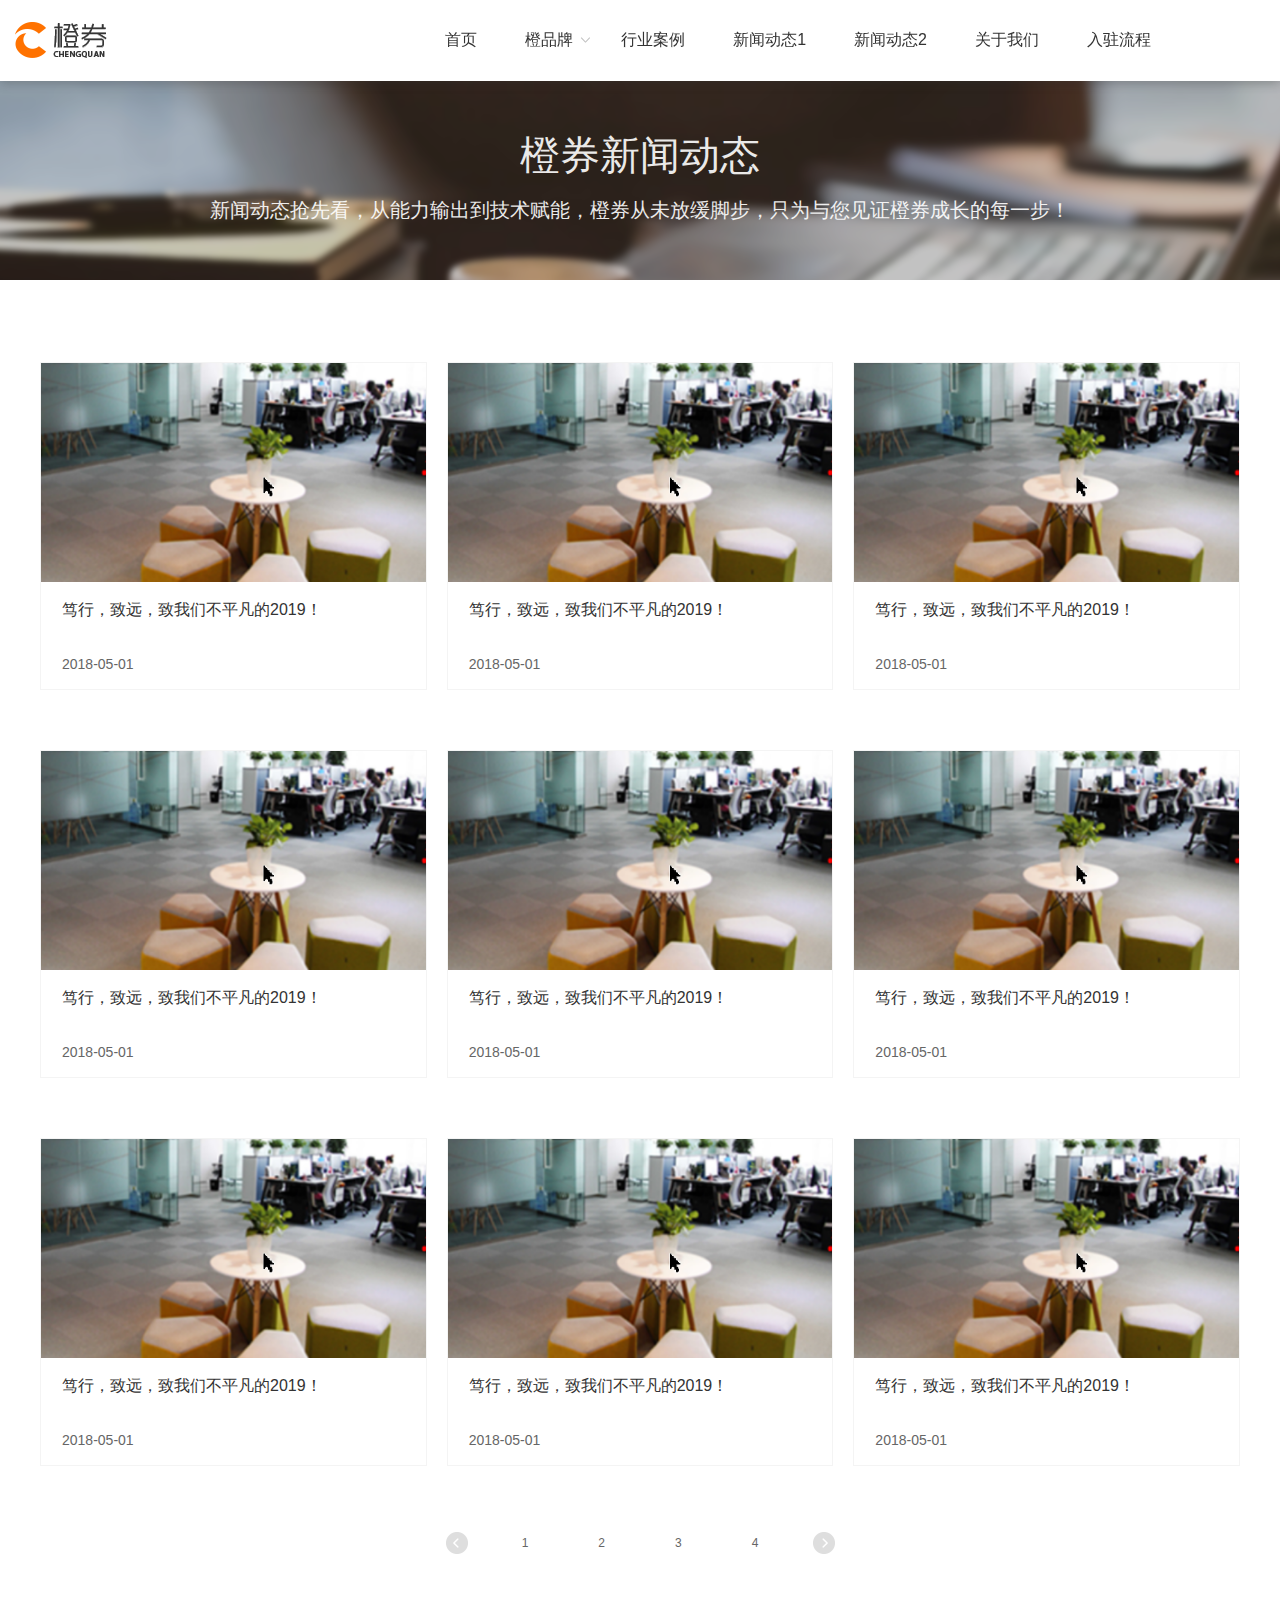
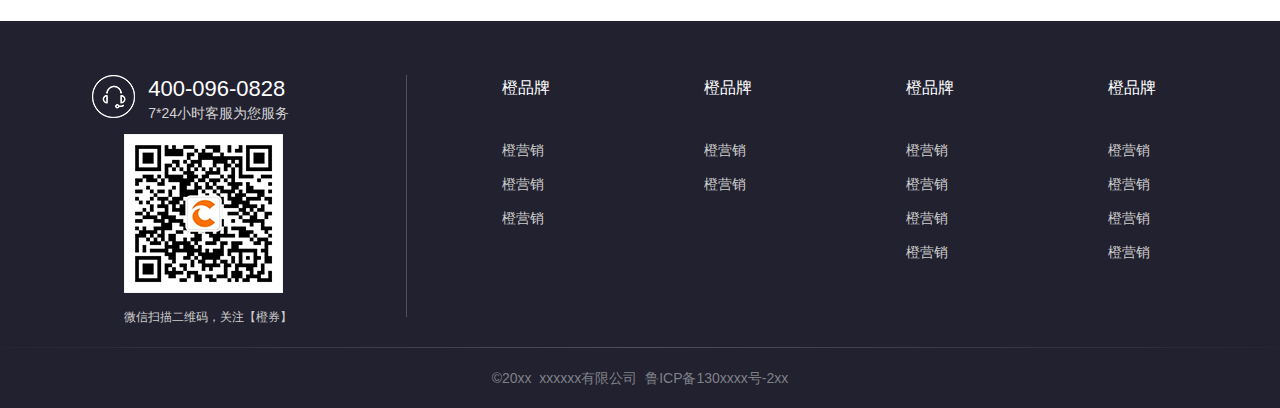
<file: news.html>
<!DOCTYPE html>
<html lang="en">

<head>
    <meta charset="UTF-8">
    <meta name="viewport" content="width=device-width, initial-scale=1.0">
    <meta name="keywords" content="橙券，权益，保险">
    <meta name="description" content="橙券，是权益营销方案提供商，为实现品牌-市场-用户的紧密互联提供强有力的智慧支持。">
    <title>橙券-新闻动态</title>
    <link rel="stylesheet" href="css/reset.css">
    <link rel="stylesheet" href="css/public.css">
    <link rel="stylesheet" href="css/news.css">
</head>

<body>
    <div class="wrap">
        <div class="header noind">
            <div class="header-con flex flex-jusbet w1160">
                <div class="header-img">
                    <h1>
                        <span class="visib-hid">橙券</span>
                        <a href="#" class="bilogo"></a>
                    </h1>
                </div>
                <div class="header-guide hrev">
                    <ul class="flex">
                        <li class="header-li"><a href="index.html">首页</a></li>
                        <li class="header-li icon-arrow-down">
                            <a href="#">橙品牌
                                <ul class="header-brand">
                                    <li><a href="#">橙金融</a></li>
                                    <li><a href="#">橙积分</a></li>
                                    <li><a href="#">橙积分</a></li>
                                    <li><a href="#">橙积分</a></li>
                                </ul>
                            </a>
                        </li>
                        <li class="header-li"><a href="cases.html">行业案例</a></li>
                        <li class="header-li"><a href="news.html">新闻动态1</a></li>
                        <li class="header-li"><a href="newsub.html">新闻动态2</a></li>
                        <li class="header-li"><a href="aboutus.html">关于我们</a></li>
                        <li class="header-li"><a href="entry.html">入驻流程</a></li>
                    </ul>
                </div>
            </div>
        </div>
        <div class="banner flex flex-dirc flex-alc">
            <p>橙券新闻动态</p>
            <p>新闻动态抢先看，从能力输出到技术赋能，橙券从未放缓脚步，只为与您见证橙券成长的每一步！</p>
        </div>
        <div class="container">
            <div class="items w1200 mauto">
                <div class="new-item flex flex-wrap">
                    <div class="item-box flex flex-dirc">
                        <img src="img/news.jpg" alt="">
                        <p>笃行，致远，致我们不平凡的2019！</p>
                        <p>2018-05-01</p>
                    </div>
                    <div class="item-box flex flex-dirc">
                        <img src="img/news.jpg" alt="">
                        <p>笃行，致远，致我们不平凡的2019！</p>
                        <p>2018-05-01</p>
                    </div>
                    <div class="item-box flex flex-dirc">
                        <img src="img/news.jpg" alt="">
                        <p>笃行，致远，致我们不平凡的2019！</p>
                        <p>2018-05-01</p>
                    </div>
                    <div class="item-box flex flex-dirc">
                        <img src="img/news.jpg" alt="">
                        <p>笃行，致远，致我们不平凡的2019！</p>
                        <p>2018-05-01</p>
                    </div>
                    <div class="item-box flex flex-dirc">
                        <img src="img/news.jpg" alt="">
                        <p>笃行，致远，致我们不平凡的2019！</p>
                        <p>2018-05-01</p>
                    </div>
                    <div class="item-box flex flex-dirc">
                        <img src="img/news.jpg" alt="">
                        <p>笃行，致远，致我们不平凡的2019！</p>
                        <p>2018-05-01</p>
                    </div>
                    <div class="item-box flex flex-dirc">
                        <img src="img/news.jpg" alt="">
                        <p>笃行，致远，致我们不平凡的2019！</p>
                        <p>2018-05-01</p>
                    </div>
                    <div class="item-box flex flex-dirc">
                        <img src="img/news.jpg" alt="">
                        <p>笃行，致远，致我们不平凡的2019！</p>
                        <p>2018-05-01</p>
                    </div>
                    <div class="item-box flex flex-dirc">
                        <img src="img/news.jpg" alt="">
                        <p>笃行，致远，致我们不平凡的2019！</p>
                        <p>2018-05-01</p>
                    </div>
                </div>
                <div class="new-pages mauto flex flex-jusbet">
                    <span></span>
                    <a href="#">1</a>
                    <a href="#">2</a>
                    <a href="#">3</a>
                    <a href="#">4</a>
                    <span></span>
                </div>
            </div>
        </div>
        <div class="footer">
            <div class="footer-contract">
                <div class="w1160 flex flex-dirc flex-alc">
                    <div class="foot-top flex">
                        <div class="erweima">
                            <div class="foot-kf">
                                <p class="foot-call">400-096-0828</p>
                                <p class="foot-ser">7*24小时客服为您服务</p>
                            </div>
                            <div><img src="img/cq-qr.png" alt="扫一扫"></div>
                            <p class="foot-psao">微信扫描二维码，关注【橙券】</p>
                        </div>
                        <div class="foot-hrcol"></div>
                        <div class="info flex flex-jusbet">
                            <dl class="info-dl">
                                <dt class="info-dt">橙品牌</dt>
                                <dd class="info-dd">橙营销</dd>
                                <dd class="info-dd">橙营销</dd>
                                <dd class="info-dd">橙营销</dd>
                            </dl>
                            <dl class="info-dl">
                                <dt class="info-dt">橙品牌</dt>
                                <dd class="info-dd">橙营销</dd>
                                <dd class="info-dd">橙营销</dd>
                            </dl>
                            <dl class="info-dl">
                                <dt class="info-dt">橙品牌</dt>
                                <dd class="info-dd">橙营销</dd>
                                <dd class="info-dd">橙营销</dd>
                                <dd class="info-dd">橙营销</dd>
                                <dd class="info-dd">橙营销</dd>
                            </dl>
                            <dl class="info-dl">
                                <dt class="info-dt">橙品牌</dt>
                                <dd class="info-dd">橙营销</dd>
                                <dd class="info-dd">橙营销</dd>
                                <dd class="info-dd">橙营销</dd>
                                <dd class="info-dd">橙营销</dd>
                            </dl>
                        </div>
                    </div>
                    <span class="foot-hr"></span>
                    <div class="foot-bott">
                        <p>©20xx&nbsp;&nbsp;xxxxxx有限公司&nbsp;&nbsp;鲁ICP备130xxxx号-2xx</p>
                    </div>
                </div>
            </div>
        </div>
    </div>
</body>
</file>
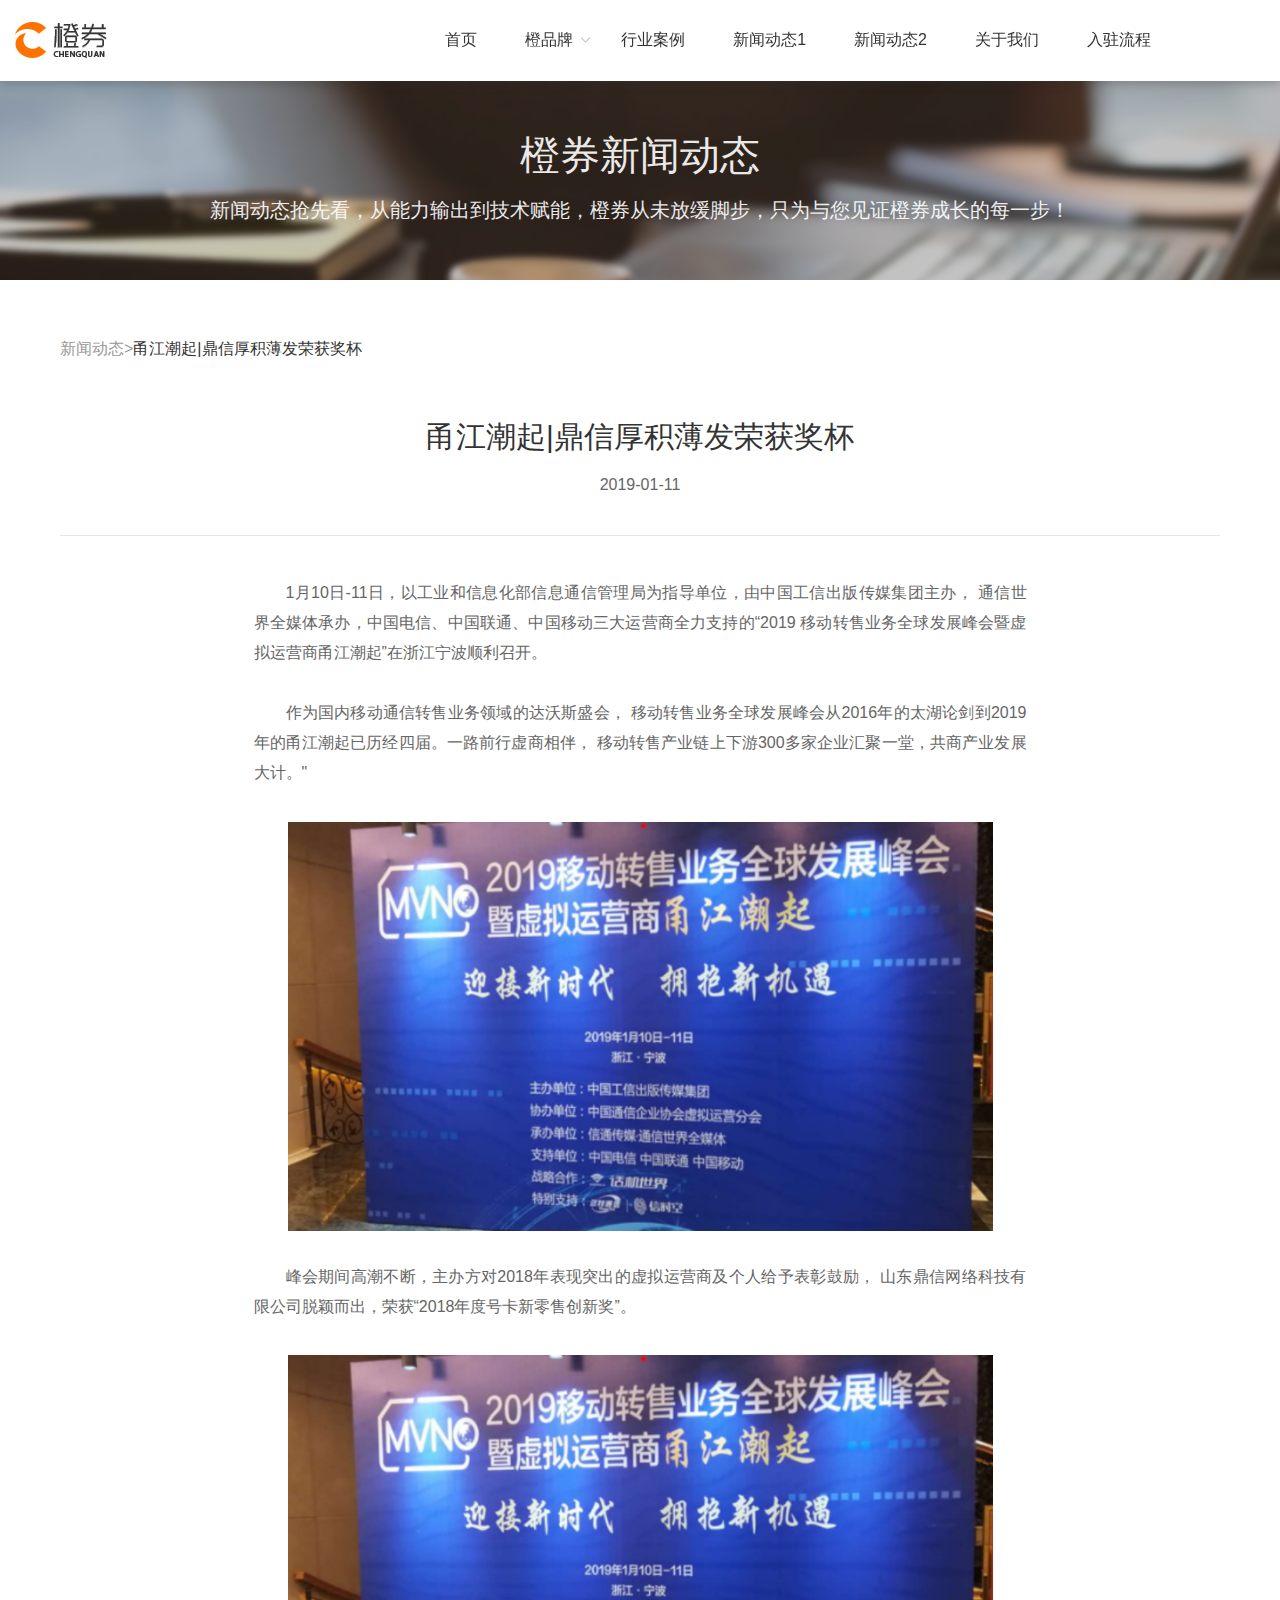
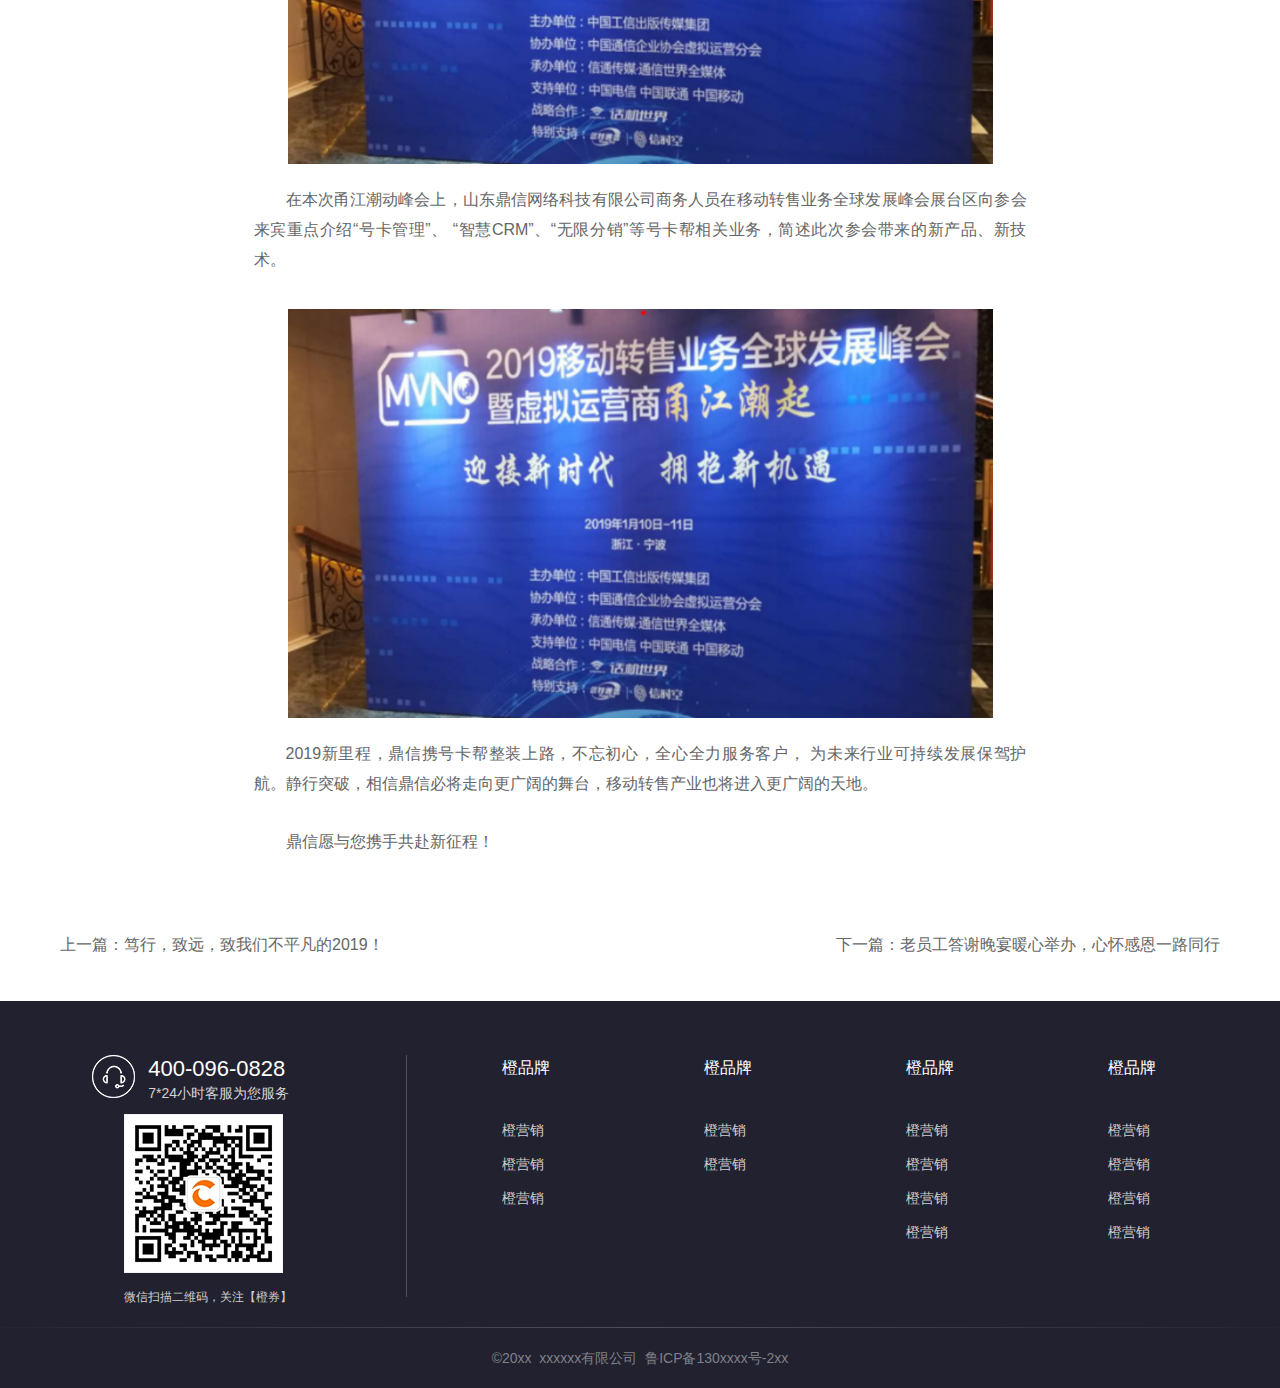
<file: newsub.html>
<!DOCTYPE html>
<html lang="en">

<head>
    <meta charset="UTF-8">
    <meta name="viewport" content="width=device-width, initial-scale=1.0">
    <meta name="keywords" content="橙券，权益，保险">
    <meta name="description" content="橙券，是权益营销方案提供商，为实现品牌-市场-用户的紧密互联提供强有力的智慧支持。">
    <title>橙券-新闻动态-厚积薄发</title>
    <link rel="stylesheet" href="css/reset.css">
    <link rel="stylesheet" href="css/public.css">
    <link rel="stylesheet" href="css/newsub.css">
</head>

<body>
    <div class="wrap">
        <div class="header noind">
            <div class="header-con flex flex-jusbet w1160">
                <div class="header-img">
                    <h1>
                        <span class="visib-hid">橙券</span>
                        <a href="#" class="bilogo"></a>
                    </h1>
                </div>
                <div class="header-guide hrev">
                    <ul class="flex">
                        <li class="header-li"><a href="index.html">首页</a></li>
                        <li class="header-li icon-arrow-down">
                            <a href="#">橙品牌
                                <ul class="header-brand">
                                    <li><a href="#">橙金融</a></li>
                                    <li><a href="#">橙积分</a></li>
                                    <li><a href="#">橙积分</a></li>
                                    <li><a href="#">橙积分</a></li>
                                </ul>
                            </a>
                        </li>
                        <li class="header-li"><a href="cases.html">行业案例</a></li>
                        <li class="header-li"><a href="news.html">新闻动态1</a></li>
                        <li class="header-li"><a href="newsub.html">新闻动态2</a></li>
                        <li class="header-li"><a href="aboutus.html">关于我们</a></li>
                        <li class="header-li"><a href="entry.html">入驻流程</a></li>
                    </ul>
                </div>
            </div>
        </div>
        <div class="banner flex flex-dirc flex-alc">
            <p>橙券新闻动态</p>
            <p>新闻动态抢先看，从能力输出到技术赋能，橙券从未放缓脚步，只为与您见证橙券成长的每一步！</p>
        </div>
        <div class="container">
            <div class="cont mauto">
                <p class="cont-ptl"><span>新闻动态></span>甬江潮起|鼎信厚积薄发荣获奖杯</p>
                <p class="cont-h mauto">甬江潮起|鼎信厚积薄发荣获奖杯</p>
                <p class="cont-p-time mauto">2019-01-11</p>
                <span class="cont-hr mauto"></span>
                <p class="cont-p-maino mauto">
                    1月10日-11日，以工业和信息化部信息通信管理局为指导单位，由中国工信出版传媒集团主办，
                    通信世界全媒体承办，中国电信、中国联通、中国移动三大运营商全力支持的“2019
                    移动转售业务全球发展峰会暨虚拟运营商甬江潮起”在浙江宁波顺利召开。
                </p>
                <p class="cont-p-maino mauto">
                    作为国内移动通信转售业务领域的达沃斯盛会，
                    移动转售业务全球发展峰会从2016年的太湖论剑到2019年的甬江潮起已历经四届。一路前行虚商相伴，
                    移动转售产业链上下游300多家企业汇聚一堂，共商产业发展大计。"
                </p>
                <img src="img/newsub.jpg" alt="合作" class="mauto">
                <p class="cont-p-maino mauto">
                    峰会期间高潮不断，主办方对2018年表现突出的虚拟运营商及个人给予表彰鼓励，
                    山东鼎信网络科技有限公司脱颖而出，荣获“2018年度号卡新零售创新奖”。
                </p>
                <img src="img/newsub.jpg" alt="合作" class="mauto">
                <p class="cont-p-maino mauto">
                    在本次甬江潮动峰会上，山东鼎信网络科技有限公司商务人员在移动转售业务全球发展峰会展台区向参会来宾重点介绍“号卡管理”、
                    “智慧CRM”、“无限分销”等号卡帮相关业务，简述此次参会带来的新产品、新技术。
                </p>
                <img src="img/newsub.jpg" alt="合作" class="mauto">
                <p class="cont-p-maino mauto">
                    2019新里程，鼎信携号卡帮整装上路，不忘初心，全心全力服务客户，
                    为未来行业可持续发展保驾护航。静行突破，相信鼎信必将走向更广阔的舞台，移动转售产业也将进入更广阔的天地。
                </p>
                <p class="cont-p-maino mauto">鼎信愿与您携手共赴新征程！</p>
                <div class="p-bot cl">
                    <a href="#"><p class="fl">上一篇：笃行，致远，致我们不平凡的2019！</p></a>
                    <a href="#"><p class="rt">下一篇：老员工答谢晚宴暖心举办，心怀感恩一路同行</p></a>
                </div>
            </div>
        </div>
        <div class="footer">
            <div class="footer-contract">
                <div class="w1160 flex flex-dirc flex-alc">
                    <div class="foot-top flex">
                        <div class="erweima">
                            <div class="foot-kf">
                                <p class="foot-call">400-096-0828</p>
                                <p class="foot-ser">7*24小时客服为您服务</p>
                            </div>
                            <div><img src="img/cq-qr.png" alt="扫一扫"></div>
                            <p class="foot-psao">微信扫描二维码，关注【橙券】</p>
                        </div>
                        <div class="foot-hrcol"></div>
                        <div class="info flex flex-jusbet">
                            <dl class="info-dl">
                                <dt class="info-dt">橙品牌</dt>
                                <dd class="info-dd">橙营销</dd>
                                <dd class="info-dd">橙营销</dd>
                                <dd class="info-dd">橙营销</dd>
                            </dl>
                            <dl class="info-dl">
                                <dt class="info-dt">橙品牌</dt>
                                <dd class="info-dd">橙营销</dd>
                                <dd class="info-dd">橙营销</dd>
                            </dl>
                            <dl class="info-dl">
                                <dt class="info-dt">橙品牌</dt>
                                <dd class="info-dd">橙营销</dd>
                                <dd class="info-dd">橙营销</dd>
                                <dd class="info-dd">橙营销</dd>
                                <dd class="info-dd">橙营销</dd>
                            </dl>
                            <dl class="info-dl">
                                <dt class="info-dt">橙品牌</dt>
                                <dd class="info-dd">橙营销</dd>
                                <dd class="info-dd">橙营销</dd>
                                <dd class="info-dd">橙营销</dd>
                                <dd class="info-dd">橙营销</dd>
                            </dl>
                        </div>
                    </div>
                    <span class="foot-hr"></span>
                    <div class="foot-bott">
                        <p>©20xx&nbsp;&nbsp;xxxxxx有限公司&nbsp;&nbsp;鲁ICP备130xxxx号-2xx</p>
                    </div>
                </div>
            </div>
        </div>
    </div>
</body>
</file>
<file: css/public.css>
/* -------communal & reuse------- */
@font-face {
    font-family: 'iconfont';
    src: url('../fonts/iconfont.woff2?t=1693561241436') format('woff2'),
        url('../fonts/iconfont.woff?t=1693561241436') format('woff'),
        url('../fonts/iconfont.ttf?t=1693561241436') format('truetype');
}

.flex {
    display: flex;
}

.flex-dirc {
    flex-direction: column;
}

.flex-jusbet {
    justify-content: space-between;
}

.flex-jusr {
    justify-content: space-around;
}

.flex-jusc {
    justify-content: center;
}

.flex-alc {
    align-items: center;
}

.flex-wrap {
    flex-wrap: wrap;
}

a:hover {
    text-decoration: none;
}

.w1160 {
    width: 1160px;
    margin: 0 auto;
}

.w1200 {
    width: 1200px;
}

.col {
    color: #ff7200;
}

.mauto {
    margin: 0 auto;
}

.visib-hid {
    display: block;
    width: 0;
    height: 0;
    font-size: 0;
    visibility: hidden;
}

html {
    font: 14px/1.5 "\5FAE\8F6F\96C5\9ED1";
    color: #333;
}

/* ----- header start ----- */
.header {
    position: fixed;
    top: 0;
    left: 0;
    right: 0;
    padding: 22px 90px 22px 0;
    z-index: 999;
}

.header-img a {
    display: block;
    width: 92px;
    height: 36px;
    background-image: url(../img/logofanbai.png);
}

.header-guide .header-li {
    margin: 0 24px;
}

.header-guide {
    line-height: 36px;
}

.header-guide a {
    color: #c8c8c8;
    font-size: 16px;
}

.header-li:hover a {
    color: #fff;
}

.icon-arrow-down {
    position: relative;
}

.icon-arrow-down::after {
    position: absolute;
    content: '\e6b9';
    top: 0;
    right: -20px;
    font-family: 'iconfont' !important;
    color: #c1c1c1;
    font-size: 16px;
}

.icon-arrow-down:hover::after {
    transform: rotate(180deg);
    transition: .2s;
}

.header-brand {
    visibility: hidden;
    position: absolute;
    width: 150px;
    line-height: 50px;
    text-align: center;
    background-color: rgba(0, 0, 0, .3);
    border-radius: 4px;
    transform: translate(-30%, 12%);
    transition: .3s;

}

.header-brand li a {
    color: #fff;
}

.icon-arrow-down:hover .header-brand {
    visibility: visible;
}

.header-brand li:hover a {
    color: #ff7200;
}

/*  header -noindex */
.header.noind {
    background-color: #fff;
    box-shadow: 0 2px 10px 0 rgba(51, 51, 51, .3);
}

.header-img a.bilogo {
    background-image: url(../img/logo.png);
}

.header-guide.hrev .header-li a {
    color: #333;
}

.header-guide.hrev .header-li a:hover {
    color: #ff7200;
}

.header-guide.hrev .header-brand {
    background-color: #fff;
    border: 1px solid #eee;
}



/* ------footer start------ */
.foot-cont {
    height: 330px;
    background: url(../img/banner-bottom.png) no-repeat center/cover;
}

.foot-pf {
    color: #fff;
    font-family: '\5B8B\4F53';
    font-size: 48px;
    line-height: 48px;
    padding: 102px 0 24px;
}

.foot-pt {
    width: 622px;
    padding-bottom: 30px;
    font-size: 20px;
    line-height: 20px;
    color: #fff;
}

.foot-pt span {
    font-size: 16px;
    padding: 0 28 px;
}

.footer .more-but {
    left: -11px;
    color: #ffffff;
    border: solid 1px #e6e6e6;
}

.footer .more-but::after {
    content: url(../img/白色→.png)
}

/* ----footer-contra----- */

.footer-contract {
    padding-top: 54px;
    background-color: #22212f;
}

.foot-top {
    padding-bottom: 20px;
}

.erweima {
    position: relative;
}

.erweima::before {
    display: inline-block;
    position: relative;
    left: -32px;
    content: '';
    background: url(../img/icon-tel.png) no-repeat center/cover;
    width: 43px;
    height: 43px;
}

.foot-kf {
    display: inline-block;
    position: relative;
    left: -22px;
}

.foot-call {
    color: #fff;
    font-size: 22px;
    line-height: 22px;
    padding-bottom: 6px;
}

.foot-ser {
    color: #d2d2d2;
    font-size: 14px;
    line-height: 14px;
}

.erweima img {
    width: 159px;
    height: 159px;
    padding: 10px 0 15px;
}

.foot-psao {
    color: #cecece;
    font-size: 12px;
}

.foot-hrcol {
    width: 1px;
    height: 242px;
    background-color: #4c4f5f;
    margin: 0 95px;
}

.foot-hr {
    width: 1500px;
    height: 1px;
    background-image: linear-gradient(to right, rgba(0, 0, 0, .1), #4c4f5f, rgba(0, 0, 0, .1));
}

/* ------dl-dt-dd----- */

.info {
    width: 654px;
}

.info-dt {
    padding-bottom: 32px;
    color: #fff;
    font-size: 16px;
}

.info-dd {
    color: #cecece;
    font-size: 14px;
    height: 34px;
    line-height: 34px;
}


.foot-bott {
    color: #7e8088;
    font-size: 14px;
    line-height: 60px;
}
</file>
<file: css/index.css>
/* ----------banner------------- */

.banner {
    position: relative;
    height: 680px;
    background: #051630 url(../img/banner.jpg) no-repeat center/cover;
}

.banner::before,
.banner:after {
    position: absolute;
    content: '';
    left: 0px;
    right: 0px;
    margin: 0 auto;
    bottom: 76px;
    width: 50px;
    height: 3px;
    transform: translate(-34px);
    background-color: #fff;

}

.banner:after {
    background-color: #838a94;
    transform: translate(34px);

}

.banner-more {
    position: absolute;
    left: 0;
    right: 0;
    bottom: -80px;
    padding: 24px 36px;
    background-color: #fff;
    box-shadow: 0 8px 8px #f1f1f1;
}

.banner-more img {
    width: 76px;
    height: 70px;
}

.banner-p {
    color: #333;
    font-size: 20px;
}

.more-but {
    box-sizing: border-box;
    display: inline-block;
    position: relative;
    width: 150px;
    height: 40px;
    line-height: 40px;
    font-size: 16px;
    text-align: center;
    border: solid 1px #ff7200;
    border-radius: 20px;
    color: #ff7200;
}

.more-but::after {
    content: url(../img/→.png);
    position: absolute;
    left: 114px;
    transition: .2s;
}

.more-but:hover::after {
    transform: translateX(3px);
}


/* ----content-brand---- */
.brand {
    padding: 240px 0 150px;
}

.brand-title {
    text-align: center;
}

.brand-title img {
    width: 391px;
    height: auto;
    padding-bottom: 66px;
}

.brand-pics li img:first-child {
    width: 90px;
    height: 90px;
}

.brand-li {
    width: 280px;
    height: 400px;
    background: #fff url(../img/marketing.jpg) no-repeat center/cover;
}

.brand-li:nth-child(2) {
    background-image: url(../img/integral.jpg);
}

.brand-li:nth-child(3) {
    background-image: url(../img/financial.jpg);
}

.brand-li:nth-child(4) {
    background-image: url(../img/welfare.png);
}

.brand-box {
    width: 100%;
    height: 100%;
    background-color: rgba(0, 0, 0, .38);
}

.brand-box img {
    padding: 108px 0 38px;
}

.brand-pt {
    padding: 13px 0 24px;
    font-size: 16px;
    color: #dadada;
}

.brand-pf {
    font-size: 28px;
    color: #fff;
}

.brand .more-but {
    visibility: hidden;
    background-color: #ffffff;
    color: #ffffff;
    border-color: #bac6d4;
    background-color: rgba(255, 255, 255, .2);
}

.brand .more-but:after {
    content: url(../img/白色→.png)
}

.brand-li:hover {
    z-index: 1;
    position: relative;
    transform: scale(1.15, 1.2);
    transition: .3s;
    box-shadow: 0 0 8px rgba(88, 88, 88, .9) inset;
}

.brand-li:hover .brand-box img {
    padding: 100px 0 34px;
}

.brand-li:hover .brand-pt {
    padding: 8px 0 14px;
}

.brand-li:hover .brand-box {
    border: 1px solid #fff;
    background-color: rgba(255, 255, 255, 0);
    transform: scale(0.94);
}

.brand-box:hover .more-but {
    visibility: visible;
}


/* ----comment-energize---- */

.con-ener {
    background-color: #f8fafb;
}

.energize-title {
    padding: 82px 0 70px;
    text-align: center;

}

.ener-li {
    width: 180px;
    height: 50px;
    line-height: 50px;
    text-align: center;
    background-color: #fff;
    border-radius: 25px;
    box-shadow: 0px -1px 21px 0px rgba(192, 192, 192, .35);
}

.ener-li a {
    font-size: 18px;
    color: #333;
}

.ener-li:hover {
    background-color: #ff7200;
}

.ener-li:hover a {
    color: #fff;
}

.energize-coor {
    position: relative;
    padding: 100px 0 144px;
}

.ener-cor:nth-child(1)::before,
.ener-cor:nth-child(3)::after {
    position: absolute;
    content: '';
    width: 54px;
    height: 54px;
    top: 0;
    bottom: 0;
    margin: auto;
}

.ener-cor:nth-child(1)::before {
    left: -31px;
    background: url(../img/btn-prev.png) center/cover;
    cursor: pointer;
}

.ener-cor:nth-child(1):hover::before {
    opacity: .5;
    filter: none;
}

.ener-cor:nth-child(3)::after {
    right: -31px;
    background: url(../img/btn-next.png) center/cover;
    cursor: pointer;
}

.ener-cor:nth-child(3):hover::after {
    opacity: .5;
    filter: none;
}

.ener-cor {
    width: 500px;
    height: 390px;
    background-color: #fafbfd;
    box-shadow: 0px -1px 21px 0px rgba(114, 113, 113, 0.3);

}

.ener-cor:nth-child(2) {
    position: absolute;
    left: 0;
    right: 0;
    margin: 0 auto;
    background-color: #fff;
    transform: scale(1.05, 1.15);
}

.ener-cor:nth-child(2)::after {
    position: absolute;
    content: '';
    left: 0;
    right: 0;
    bottom: 0;
    margin: 0 auto;
    bottom: 0;
    width: 80px;
    height: 2px;
    z-index: 222;
    background-color: #ff7200;
}

.ener-cor img {
    width: 170px;
    height: auto;
    padding: 94px 0 66px;
}

.ener-cor:nth-child(1) img {
    transform: translateX(-80px);
}

.ener-cor:nth-child(2) img {
    width: 170px;
    height: auto;
    padding: 84px 0 60px;
}

.ener-cor:nth-child(3) img {
    transform: translateX(90px);
}

.ener-cor p {
    width: 422px;
    font-size: 14px;
    color: #666;
    text-align: justify;
    text-indent: 2em;
    line-height: 34px;
}
</file>
<file: css/aboutus.css>
/* -------commen------- */

.cont-h2 {
    font-size: 30px;
    line-height: 1;
    text-align: center;
    color: #333;
    font-weight: normal;
}

/* ------banner------ */

.banner {
    margin-top: 80px;
    height: 250px;
    background: #fff url(../img/banner1.png) no-repeat center/cover;
}


/* ------container----aboutus------- */

.aboutus {
    background-color: #f9f9fa;
}

.ab-con {
    padding: 82px 0 114px 0;
}

.ab-decent {
    position: relative;
    height: 504px;
}

.ab-decent img {
    position: absolute;
    left: 0;
    top: 62px;
    width: 614px;
    height: 385px;
}

.ab-decent-ch {
    position: relative;
    left: 480px;
    top: 100px;
    box-sizing: border-box;
    width: 720px;
    height: 400px;
    padding-top: 48px;
    background-color: #ffffff;
    box-shadow: 0px 0px 13px 0px rgba(232, 232, 243, 0.27);
    border-radius: 6px;
}

.ab-decent-ch .ab-cq {
    font-size: 24px;
    padding: 0 0 6px 58px;
    line-height: 24px;
    color: #ff7200;
}

.ab-decent-ch .ab-cqhr {
    display: inline-block;
    width: 36px;
    height: 3px;
    margin-left: 58px;
    line-height: 3px;
    background-color: #ff7200;
}

.ab-decent-ch .ab-p {
    padding: 14px 60px 0;
    font-size: 16px;
    line-height: 30px;
    text-align: justify;
    color: #666666;
}

/* ------container----honor------- */

.hon-con {
    padding: 102px 0 135px;
}

.honor-list {
    padding-top: 74px;
    white-space: pre-wrap;
    justify-content: flex-start;
}

.honor-pic {
    flex: 1;
    height: 380px;
    width: calc((100% - 10px) / 4);
    min-width: calc((100% - 10px) / 4);
    max-width: calc((100% - 10px) / 4);
}
.honor-pic img {
    transition: 1.8s ease;
}
.honor-pic img:hover {
    transform: scale(1.1);
}
.honor-pic p {
    font-size: 16px;
    line-height: 1;
    color: #333333;
}


/* ----container---telus------ */

.tel-con {
    height: 500px;
}

.tel-con img {
    width: calc(40%);
    height: 100%;
}
.tel-us .cont-h2 {
    text-align: left;
    padding-bottom: 56px;
}
.tel-us {
    flex:1;
    padding: 76px 0 0 94px;
    background-color: #fbfbfb;
}
.telli {
    padding-bottom: 40px;
}
.tellio {
    display: inline-block;
}
.telli span {
    display: inline-block;
    width: 50px;
    height: 50px;
    margin-right: 30px;
    vertical-align: text-bottom;
    background: #fff url(../img/dz.png);
}
.tellio p:nth-of-type(1){
    font-size: 16px;
    line-height: 1;
    padding-bottom: 14px;
    color: #333;
}
.tellio p:nth-of-type(2){
    font-size: 18px;
    line-height: 1;
    color: #666;
}
</file>
<file: css/cases.css>
/* ------commen------ */
.pl25 {
    padding-left: 25px;
}

.pl30 {
    padding-left: 30px;
}

.pr26 {
    padding-right: 26px;
}
/* ------banner------ */

.banner {
    height: 350px;
    margin-top: 80px;
    background: #fff url(../img/cases.jpg) no-repeat center/cover;
}

.banner p {
    color: #fff;
    padding: 13px;
    font-size: 22px;
    line-height: 1;
}

.banner p:nth-of-type(1) {
    font-size: 40px;
}

/* ------container------ */
.container {
    padding: 95px 0 60px 0;
}

.cases-list:not(:first-of-type) {
    padding-top: 77px;
}

.cases-list:not(:last-of-type) {
    border-bottom: 1px solid #f4f4f4;
}

.cases-ind {
    width: 696px;
    padding-top: 17px;
}

.cases-ind .ind-h {
    height: 52px;
    line-height: 52px;
    font-size: 22px;
    font-weight: normal;
    color: #ff7200;
    background-color: #f8f8f8;
}

.cases-list span {
    display: inline-block;
    width: 3px;
    height: 16px;
    margin-right: 10px;
    line-height: 20px;
    background-color: #ff7200;
    vertical-align: text-bottom;
}

.cases-list .cases-lip1 {
    display: inline-block;
    padding-top: 50px;
    font-size: 20px;
    line-height: 20px;
    color: #666;
    vertical-align: text-bottom;
}

.cases-list .cases-lip2 {
    font-size: 14px;
    line-height: 24px;
    padding: 10px 0 5px;
}
</file>
<file: css/entry.css>
/* ------banner------ */

.banner {
    height: 380px;
    margin-top: 80px;
    background: #fff url(../img/banner-survo.jpg) no-repeat center/cover;
}

.banner p {
    color: #fff;
    font-size: 22px;
    line-height: 36px;
    opacity: .9;

}

.banner .ban-h {
    padding-bottom: 20px;
    font-size: 44px;
    line-height: 1;
}


/* -----entry-process------ */

.con-pro {
    padding: 88px 0 127px 0;
}

.proh {
    color: #333;
    font-size: 30px;
    font-weight: normal;
    line-height: 1;
}

.con-pro .proh {
    padding-bottom: 74px;
}

.pro-item .item img {
    width: 130px;
    height: 130px;
}

.pro-item>img {
    width: 52px;
    height: 24px;
    padding: 62px 40px 0;
}

.con-pro .pro-item p {
    padding-top: 30px;
    color: #333;
    font-size: 20px;
    line-height: 1;

}

/* ------entry-apply------ */

.con-apply {
    height: 581px;
    background: #fff url(../img/bg-entry.jpg) no-repeat center/cover;
}

.con-ap {
    width: 1036px;    
}
.con-aph {
    padding: 65px 0 42px 0;
}

.con-ap span{
    display: inline-block;
    width: 2px;
    height: 36px; 
    background-color: #333;
    vertical-align: middle;
}
.con-ap .proh {
    display: inline-block;
    padding-left: 18px;
    vertical-align: middle;
}

.ap-input-item {
    padding-left: 1px;
}
.ap-input-item input {
    display: block;
    width: 493px;
    height: 60px;
    margin-bottom: 30px;
    font-size: 16px;
    text-indent: 21px;
    color: #999999;
    background-color: #ffffff;
	border-radius: 2px;
	border: solid 1px #d3d3d3;
}
.ap-input-item input:last-child {
    margin-bottom: 51px;
}
.con-ap a {
    display: block;
    width: 150px;
	height: 40px;
    line-height: 40px;
    text-align: center;
    font-size: 16px;
    color: #fff;
	background-color: #ff7200;
	border-radius: 20px;
}
</file>
<file: css/news.css>
/* ------banner------ */

.banner {
    height: 200px;
    margin-top: 80px;
    background: #fff url(../img/banner.png) no-repeat center/cover;
}

.banner p {
    color: #fff;
    font-size: 20px;
    line-height: 1;
    opacity: .9;
}

.banner p:nth-of-type(1) {
    font-size: 40px;
    padding: 55px 0 25px;
}

/*  ---container---*/

.container {
    padding-top: 82px;
    background-color: #fff;
}

.new-item {
    white-space: pre-wrap;
}

.new-item .item-box {
    box-sizing: border-box;
    flex: 1;
    height: 328px;
    width: 386px;
    margin-bottom: 60px;
    background-color: #fff;
    border: solid 1px #f4f4f4;
}

.new-item .item-box:not(:nth-of-type(3n)) {
    margin-right: 20px;
}

.new-item .item-box p:nth-of-type(1) {
    font-size: 16px;
    color: #333;
    line-height: 1;
    padding: 20px 0 39px 21px;
}

.new-item .item-box p:nth-of-type(2) {
    font-size: 14px;
    color: #666;
    line-height: 1;
    padding-left: 21px;
}

.new-item .item-box:hover {

    box-shadow: 0px 0px 10px 0px rgba(237, 237, 237, 0.7);
}

.new-item .item-box:hover p:nth-of-type(1) {
    color: #ff7200;
}

.item-box img {
    height: 219px;
}


/* ----pages---- */
.new-pages {
    position: relative;
    width: 265px;
    padding: 0 40px 60px;
}

.new-pages span:nth-of-type(1),
.new-pages span:nth-of-type(2) {
    position: absolute;
    top: 6px;
    margin: auto;
    width: 22px;
    height: 22px;
}

.new-pages span:nth-of-type(1) {
    left: -22px;
    background-image: url(../img/img-left.png);
}

.new-pages span:nth-of-type(2) {
    right: -22px;
    background-image: url(../img/img-right.png);
}

.new-pages a {
    width: 35px;
    height: 35px;
    line-height: 35px;
    text-align: center;
    font-size: 12px;
    color: #666;
    border-radius: 50%;
}

.new-pages a:hover {
    color: #fff;
    background-color: #ff7200;
}
</file>
<file: css/newsub.css>
/* ------banner------ */

.banner {
    height: 200px;
    margin-top: 80px;
    background: #fff url(../img/banner.png) no-repeat center/cover;
}

.banner p {
    color: #fff;
    font-size: 20px;
    line-height: 1;
    opacity: .9;
}

.banner p:nth-of-type(1) {
    font-size: 40px;
    padding: 55px 0 25px;
}

/*  ---container---*/

.cont {
    width: 1160px;
    padding-top: 61px;
}

.cont p {
    line-height: 1;
}

.cont .cont-ptl:nth-of-type(1) {
    font-size: 16px;
    color: #333;
}

.cont .cont-ptl:nth-of-type(1) span {
    color: #999;
}

.cont .cont-h {
    font-size: 30px;
    color: #333;
    text-align: center;
    padding: 65px 0 25px;
}

.cont .cont-p-time {
    padding-bottom: 42px;
    font-size: 16px;
    color: #666;
    text-align: center;
}

.cont .cont-hr {
    display: block;
    width: 100%;
    height: 1px;
    background-color: #e5e5e5;
}

.cont .cont-p-maino {
    width: 773px;
    font-size: 16px;
    line-height: 30px;
    text-align: justify;
    color: #666;
    text-indent: 2em;

}

.cont p:nth-of-type(4) {
    padding: 42px 0 30px;
}

.cont p:nth-of-type(5) {
    padding-bottom: 34px;
}

.cont p:nth-of-type(6) {
    padding: 31px 0 33px;
}


.cont p:nth-of-type(7) {
    padding: 21px 0 34px;
}

.cont p:nth-of-type(8) {
    padding: 21px 0 28px;
}

.cont p:nth-of-type(9) {
    padding-bottom: 80px;
}

.cont .p-bot p{
    font-size: 16px;
    color: #666;
    padding-bottom: 48px;
}

.cont .p-bot p:hover {
    color: #ff7200;
}

.cont .fl {
    float: left;
}

.cont .rt {
    float: right;
}

/* cont-img */
.cont img {
    display: block;
    width: 705px;
    height: 409px;
}
</file>
